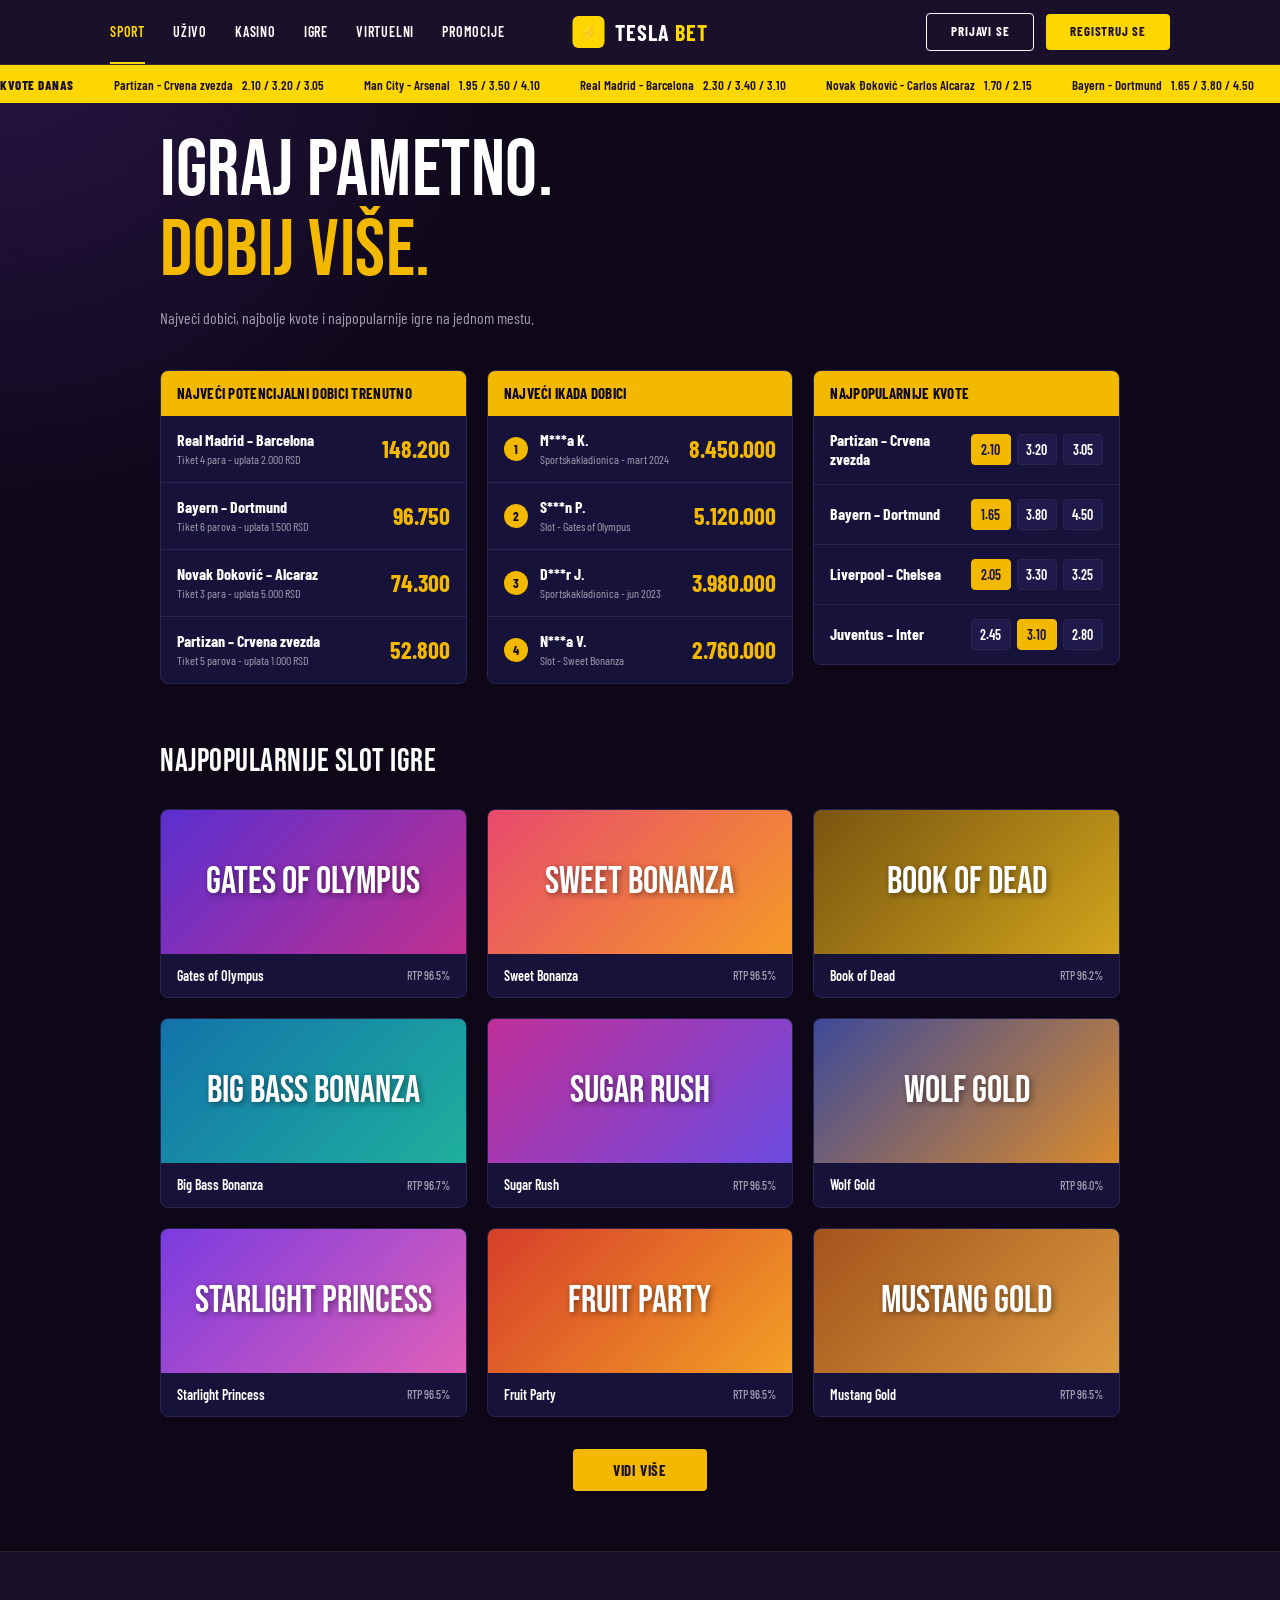
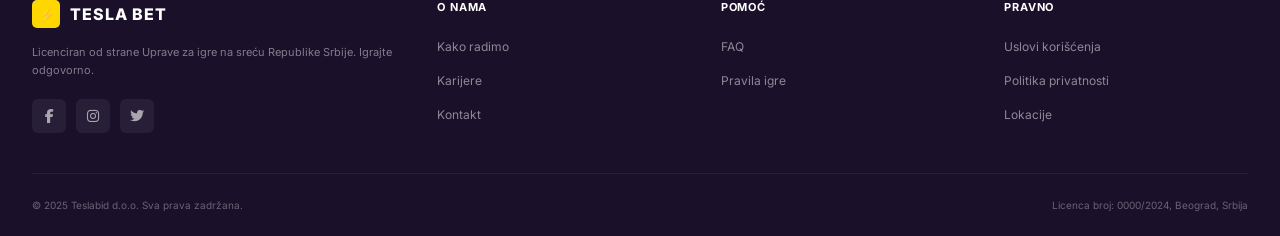
<file: wwwroot/index.html>
<!DOCTYPE html>
<html lang="sr">
<head>
    <meta charset="UTF-8">
    <meta name="viewport" content="width=device-width, initial-scale=1.0">
    <title>Tesla Bet</title>
    <link rel="preconnect" href="https://fonts.googleapis.com">
    <link rel="preconnect" href="https://fonts.gstatic.com" crossorigin>
    <link rel="stylesheet" href="https://cdnjs.cloudflare.com/ajax/libs/font-awesome/6.4.0/css/all.min.css">
    <link href="https://fonts.googleapis.com/css2?family=Inter:wght@300;400;500;600;700;800;900&family=Bebas+Neue&family=Barlow+Condensed:wght@400;500;600;700;800&display=swap" rel="stylesheet">
    <link rel="stylesheet" href="pocetnaStrana.css">
</head>
<body>

    <!-- ===== HEADER ===== -->
    <header class="header">
        <div class="header-top">
            <nav class="header-nav">
                <a href="#" class="active">Sport</a>
                <a href="#">Uživo</a>
                <a href="#">Kasino</a>
                <a href="igre.html">Igre</a>
                <a href="#">Virtuelni</a>
                <a href="#">Promocije</a>
            </nav>

            <a href="index.html" class="header-logo">
                <div class="logo-icon">⚡</div>
                <div class="logo-text">Tesla <span class="yellow">Bet</span></div>
            </a>

            <div class="header-actions">
                <a href="loginStrana.html" class="btn-outline">Prijavi se</a>
                <a href="registracionaStrana.html" class="btn-primary">Registruj se</a>
            </div>
        </div>
    </header>

    <!-- ===== TICKER ===== -->
    <div class="sports-ticker">
        <div class="sports-ticker-inner">
            <span class="ticker-item"><strong>Kvote danas</strong></span>
            <span class="ticker-item">Partizan - Crvena zvezda &nbsp; 2.10 / 3.20 / 3.05</span>
            <span class="ticker-item">Man City - Arsenal &nbsp; 1.95 / 3.50 / 4.10</span>
            <span class="ticker-item">Real Madrid - Barcelona &nbsp; 2.30 / 3.40 / 3.10</span>
            <span class="ticker-item">Novak Đoković - Carlos Alcaraz &nbsp; 1.70 / 2.15</span>
            <span class="ticker-item">Bayern - Dortmund &nbsp; 1.65 / 3.80 / 4.50</span>
            <span class="ticker-item">PSG - Marseille &nbsp; 1.55 / 3.90 / 5.00</span>
            <span class="ticker-item">Liverpool - Chelsea &nbsp; 2.05 / 3.30 / 3.25</span>

            <!-- Duplirano za neprekidnu animaciju -->
            <span class="ticker-item"><strong>Kvote danas</strong></span>
            <span class="ticker-item">Partizan - Crvena zvezda &nbsp; 2.10 / 3.20 / 3.05</span>
            <span class="ticker-item">Man City - Arsenal &nbsp; 1.95 / 3.50 / 4.10</span>
            <span class="ticker-item">Real Madrid - Barcelona &nbsp; 2.30 / 3.40 / 3.10</span>
            <span class="ticker-item">Novak Đoković - Carlos Alcaraz &nbsp; 1.70 / 2.15</span>
            <span class="ticker-item">Bayern - Dortmund &nbsp; 1.65 / 3.80 / 4.50</span>
            <span class="ticker-item">PSG - Marseille &nbsp; 1.55 / 3.90 / 5.00</span>
            <span class="ticker-item">Liverpool - Chelsea &nbsp; 2.05 / 3.30 / 3.25</span>
        </div>
    </div>

    <main>
        <!-- ===== HERO ===== -->
        <section class="hero">
            <h1>Igraj pametno.<br><span class="yellow">Dobij više.</span></h1>
            <p>Najveći dobici, najbolje kvote i najpopularnije igre na jednom mestu.</p>
        </section>

        <!-- ===== KARTICE ===== -->
        <section class="dashboard-grid">

            <!-- Najveći potencijalni dobici -->
            <div class="card">
                <div class="card-header">Najveći potencijalni dobici trenutno</div>
                <ul class="card-list">
                    <li>
                        <div class="list-item-info">
                            <h4>Real Madrid – Barcelona</h4>
                            <p>Tiket 4 para - uplata 2.000 RSD</p>
                        </div>
                        <div class="list-item-value">148.200</div>
                    </li>
                    <li>
                        <div class="list-item-info">
                            <h4>Bayern – Dortmund</h4>
                            <p>Tiket 6 parova - uplata 1.500 RSD</p>
                        </div>
                        <div class="list-item-value">96.750</div>
                    </li>
                    <li>
                        <div class="list-item-info">
                            <h4>Novak Đoković – Alcaraz</h4>
                            <p>Tiket 3 para - uplata 5.000 RSD</p>
                        </div>
                        <div class="list-item-value">74.300</div>
                    </li>
                    <li>
                        <div class="list-item-info">
                            <h4>Partizan – Crvena zvezda</h4>
                            <p>Tiket 5 parova - uplata 1.000 RSD</p>
                        </div>
                        <div class="list-item-value">52.800</div>
                    </li>
                </ul>
            </div>

            <!-- Najveći ikada dobici -->
            <div class="card">
                <div class="card-header">Najveći ikada dobici</div>
                <ul class="card-list">
                    <li>
                        <div class="winner-item-left">
                            <div class="rank-circle">1</div>
                            <div class="list-item-info">
                                <h4>M***a K.</h4>
                                <p>Sportskakladionica - mart 2024</p>
                            </div>
                        </div>
                        <div class="list-item-value">8.450.000</div>
                    </li>
                    <li>
                        <div class="winner-item-left">
                            <div class="rank-circle">2</div>
                            <div class="list-item-info">
                                <h4>S***n P.</h4>
                                <p>Slot - Gates of Olympus</p>
                            </div>
                        </div>
                        <div class="list-item-value">5.120.000</div>
                    </li>
                    <li>
                        <div class="winner-item-left">
                            <div class="rank-circle">3</div>
                            <div class="list-item-info">
                                <h4>D***r J.</h4>
                                <p>Sportskakladionica - jun 2023</p>
                            </div>
                        </div>
                        <div class="list-item-value">3.980.000</div>
                    </li>
                    <li>
                        <div class="winner-item-left">
                            <div class="rank-circle">4</div>
                            <div class="list-item-info">
                                <h4>N***a V.</h4>
                                <p>Slot - Sweet Bonanza</p>
                            </div>
                        </div>
                        <div class="list-item-value">2.760.000</div>
                    </li>
                </ul>
            </div>

            <!-- Najpopularnije kvote -->
            <div class="card">
                <div class="card-header">Najpopularnije kvote</div>
                <ul class="card-list">
                    <li>
                        <div class="list-item-info"><h4>Partizan – Crvena zvezda</h4></div>
                        <div class="odds-grid">
                            <button class="odds-btn active">2.10</button>
                            <button class="odds-btn">3.20</button>
                            <button class="odds-btn">3.05</button>
                        </div>
                    </li>
                    <li>
                        <div class="list-item-info"><h4>Bayern – Dortmund</h4></div>
                        <div class="odds-grid">
                            <button class="odds-btn active">1.65</button>
                            <button class="odds-btn">3.80</button>
                            <button class="odds-btn">4.50</button>
                        </div>
                    </li>
                    <li>
                        <div class="list-item-info"><h4>Liverpool – Chelsea</h4></div>
                        <div class="odds-grid">
                            <button class="odds-btn active">2.05</button>
                            <button class="odds-btn">3.30</button>
                            <button class="odds-btn">3.25</button>
                        </div>
                    </li>
                    <li>
                        <div class="list-item-info"><h4>Juventus – Inter</h4></div>
                        <div class="odds-grid">
                            <button class="odds-btn">2.45</button>
                            <button class="odds-btn active">3.10</button>
                            <button class="odds-btn">2.80</button>
                        </div>
                    </li>
                </ul>
            </div>
        </section>

        <!-- ===== SLOT IGRE ===== -->
        <section class="slots-section">
            <h2 class="section-title">Najpopularnije slot igre</h2>

            <div class="slots-grid">
                <div class="slot-card">
                    <div class="slot-image bg-gates"><h3>Gates of Olympus</h3></div>
                    <div class="slot-info"><span>Gates of Olympus</span><span class="rtp">RTP 96.5%</span></div>
                </div>
                <div class="slot-card">
                    <div class="slot-image bg-sweet"><h3>Sweet Bonanza</h3></div>
                    <div class="slot-info"><span>Sweet Bonanza</span><span class="rtp">RTP 96.5%</span></div>
                </div>
                <div class="slot-card">
                    <div class="slot-image bg-book"><h3>Book of Dead</h3></div>
                    <div class="slot-info"><span>Book of Dead</span><span class="rtp">RTP 96.2%</span></div>
                </div>

                <div class="slot-card">
                    <div class="slot-image bg-bigbass"><h3>Big Bass Bonanza</h3></div>
                    <div class="slot-info"><span>Big Bass Bonanza</span><span class="rtp">RTP 96.7%</span></div>
                </div>
                <div class="slot-card">
                    <div class="slot-image bg-sugar"><h3>Sugar Rush</h3></div>
                    <div class="slot-info"><span>Sugar Rush</span><span class="rtp">RTP 96.5%</span></div>
                </div>
                <div class="slot-card">
                    <div class="slot-image bg-wolf"><h3>Wolf Gold</h3></div>
                    <div class="slot-info"><span>Wolf Gold</span><span class="rtp">RTP 96.0%</span></div>
                </div>

                <div class="slot-card">
                    <div class="slot-image bg-starlight"><h3>Starlight Princess</h3></div>
                    <div class="slot-info"><span>Starlight Princess</span><span class="rtp">RTP 96.5%</span></div>
                </div>
                <div class="slot-card">
                    <div class="slot-image bg-fruit"><h3>Fruit Party</h3></div>
                    <div class="slot-info"><span>Fruit Party</span><span class="rtp">RTP 96.5%</span></div>
                </div>
                <div class="slot-card">
                    <div class="slot-image bg-mustang"><h3>Mustang Gold</h3></div>
                    <div class="slot-info"><span>Mustang Gold</span><span class="rtp">RTP 96.5%</span></div>
                </div>
            </div>

            <a href="#" class="btn-primary btn-see-more">Vidi više</a>
        </section>
    </main>

    <!-- ===== FOOTER ===== -->
    <footer class="footer">
        <div class="footer-inner">
            <div class="footer-brand">
                <div class="footer-logo">
                    <div class="logo-icon">⚡</div>
                    <div class="logo-text">TESLA BET</div>
                </div>
                <p>Licenciran od strane Uprave za igre na sreću Republike Srbije. Igrajte odgovorno.</p>
                <div class="footer-social">
                    <a href="#"><i class="fa-brands fa-facebook-f"></i></a>
                    <a href="#"><i class="fa-brands fa-instagram"></i></a>
                    <a href="#"><i class="fa-brands fa-twitter"></i></a>
                </div>
            </div>
            <div class="footer-col"><h4>O nama</h4><ul><li><a href="#">Kako radimo</a></li><li><a href="#">Karijere</a></li><li><a href="#">Kontakt</a></li></ul></div>
            <div class="footer-col"><h4>Pomoć</h4><ul><li><a href="#">FAQ</a></li><li><a href="#">Pravila igre</a></li></ul></div>
            <div class="footer-col"><h4>Pravno</h4><ul><li><a href="#">Uslovi korišćenja</a></li><li><a href="#">Politika privatnosti</a></li><li><a href="#">Lokacije</a></li></ul></div>
        </div>
        <div class="footer-bottom">
            <span>© 2025 Teslabid d.o.o. Sva prava zadržana.</span>
            <span>Licenca broj: 0000/2024, Beograd, Srbija</span>
        </div>
    </footer>

<script src="script.js"></script>
</body>
</html>
</file>
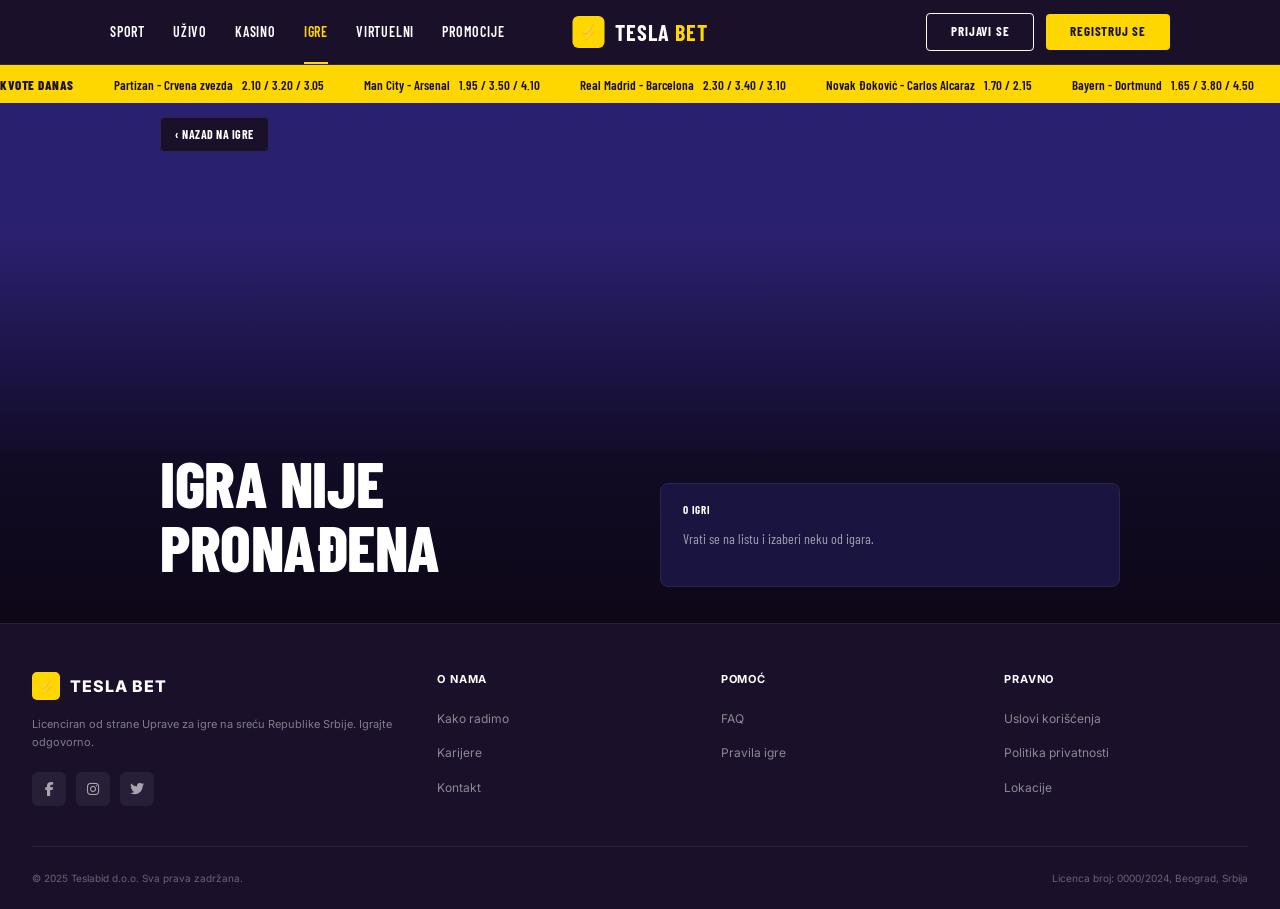
<file: wwwroot/igra.html>
<!DOCTYPE html>
<html lang="sr">
<head>
    <meta charset="UTF-8">
    <meta name="viewport" content="width=device-width, initial-scale=1.0">
    <title>Tesla Bet - Igra</title>
    <link rel="preconnect" href="https://fonts.googleapis.com">
    <link rel="preconnect" href="https://fonts.gstatic.com" crossorigin>
    <link rel="stylesheet" href="https://cdnjs.cloudflare.com/ajax/libs/font-awesome/6.4.0/css/all.min.css">
    <link href="https://fonts.googleapis.com/css2?family=Inter:wght@300;400;500;600;700;800;900&family=Bebas+Neue&family=Barlow+Condensed:wght@400;500;600;700;800&display=swap" rel="stylesheet">
    <link rel="stylesheet" href="pocetnaStrana.css">
    <link rel="stylesheet" href="igraStrana.css">
</head>
<body class="igra-strana">

    <!-- ===== HEADER ===== -->
    <header class="header">
        <div class="header-top">
            <nav class="header-nav">
                <a href="index.html">Sport</a>
                <a href="#">Uživo</a>
                <a href="#">Kasino</a>
                <a href="igre.html" class="active">Igre</a>
                <a href="#">Virtuelni</a>
                <a href="#">Promocije</a>
            </nav>

            <a href="index.html" class="header-logo">
                <div class="logo-icon">⚡</div>
                <div class="logo-text">Tesla <span class="yellow">Bet</span></div>
            </a>

            <div class="header-actions">
                <a href="loginStrana.html" class="btn-outline">Prijavi se</a>
                <a href="registracionaStrana.html" class="btn-primary">Registruj se</a>
            </div>
        </div>
    </header>

    <!-- ===== TICKER ===== -->
    <div class="sports-ticker">
        <div class="sports-ticker-inner">
            <span class="ticker-item"><strong>Kvote danas</strong></span>
            <span class="ticker-item">Partizan - Crvena zvezda &nbsp; 2.10 / 3.20 / 3.05</span>
            <span class="ticker-item">Man City - Arsenal &nbsp; 1.95 / 3.50 / 4.10</span>
            <span class="ticker-item">Real Madrid - Barcelona &nbsp; 2.30 / 3.40 / 3.10</span>
            <span class="ticker-item">Novak Đoković - Carlos Alcaraz &nbsp; 1.70 / 2.15</span>
            <span class="ticker-item">Bayern - Dortmund &nbsp; 1.65 / 3.80 / 4.50</span>
            <span class="ticker-item">PSG - Marseille &nbsp; 1.55 / 3.90 / 5.00</span>
            <span class="ticker-item">Liverpool - Chelsea &nbsp; 2.05 / 3.30 / 3.25</span>

            <!-- Duplirano za neprekidnu animaciju -->
            <span class="ticker-item"><strong>Kvote danas</strong></span>
            <span class="ticker-item">Partizan - Crvena zvezda &nbsp; 2.10 / 3.20 / 3.05</span>
            <span class="ticker-item">Man City - Arsenal &nbsp; 1.95 / 3.50 / 4.10</span>
            <span class="ticker-item">Real Madrid - Barcelona &nbsp; 2.30 / 3.40 / 3.10</span>
            <span class="ticker-item">Novak Đoković - Carlos Alcaraz &nbsp; 1.70 / 2.15</span>
            <span class="ticker-item">Bayern - Dortmund &nbsp; 1.65 / 3.80 / 4.50</span>
            <span class="ticker-item">PSG - Marseille &nbsp; 1.55 / 3.90 / 5.00</span>
            <span class="ticker-item">Liverpool - Chelsea &nbsp; 2.05 / 3.30 / 3.25</span>
        </div>
    </div>

    <main>
        <!-- ===== BANER IGRE (popunjava igra.js prema ?igra=...) ===== -->
        <section class="igra-hero">
            <div class="hero-image" id="gameBg"></div>

            <div class="igra-hero-inner">
                <a href="igre.html" class="back-btn">‹ Nazad na igre</a>

                <div class="igra-hero-bottom">
                    <div class="igra-main">
                        <h1 id="gameTitle">Igra</h1>
                        <div class="igra-meta">
                            <span id="gameGenre"></span>
                            <span class="plays" id="gamePlays"></span>
                        </div>
                        <button class="btn-play" id="btnPlay" type="button">Igraj sada</button>
                    </div>

                    <aside class="igra-about">
                        <h4>O igri</h4>
                        <p id="gameDesc"></p>
                    </aside>
                </div>
            </div>
        </section>

        <!-- ===== PROSTOR ZA IGRU (otvara se na "Igraj sada") ===== -->
        <section class="igra-play" id="igraProstor" hidden>
            <div class="play-box">Igra se uskoro učitava</div>
        </section>
    </main>

    <!-- ===== FOOTER ===== -->
    <footer class="footer">
        <div class="footer-inner">
            <div class="footer-brand">
                <div class="footer-logo">
                    <div class="logo-icon">⚡</div>
                    <div class="logo-text">TESLA BET</div>
                </div>
                <p>Licenciran od strane Uprave za igre na sreću Republike Srbije. Igrajte odgovorno.</p>
                <div class="footer-social">
                    <a href="#"><i class="fa-brands fa-facebook-f"></i></a>
                    <a href="#"><i class="fa-brands fa-instagram"></i></a>
                    <a href="#"><i class="fa-brands fa-twitter"></i></a>
                </div>
            </div>
            <div class="footer-col"><h4>O nama</h4><ul><li><a href="#">Kako radimo</a></li><li><a href="#">Karijere</a></li><li><a href="#">Kontakt</a></li></ul></div>
            <div class="footer-col"><h4>Pomoć</h4><ul><li><a href="#">FAQ</a></li><li><a href="#">Pravila igre</a></li></ul></div>
            <div class="footer-col"><h4>Pravno</h4><ul><li><a href="#">Uslovi korišćenja</a></li><li><a href="#">Politika privatnosti</a></li><li><a href="#">Lokacije</a></li></ul></div>
        </div>
        <div class="footer-bottom">
            <span>© 2025 Teslabid d.o.o. Sva prava zadržana.</span>
            <span>Licenca broj: 0000/2024, Beograd, Srbija</span>
        </div>
    </footer>

    <script src="igre-podaci.js"></script>
    <script src="igra.js"></script>
</body>
</html>
</file>
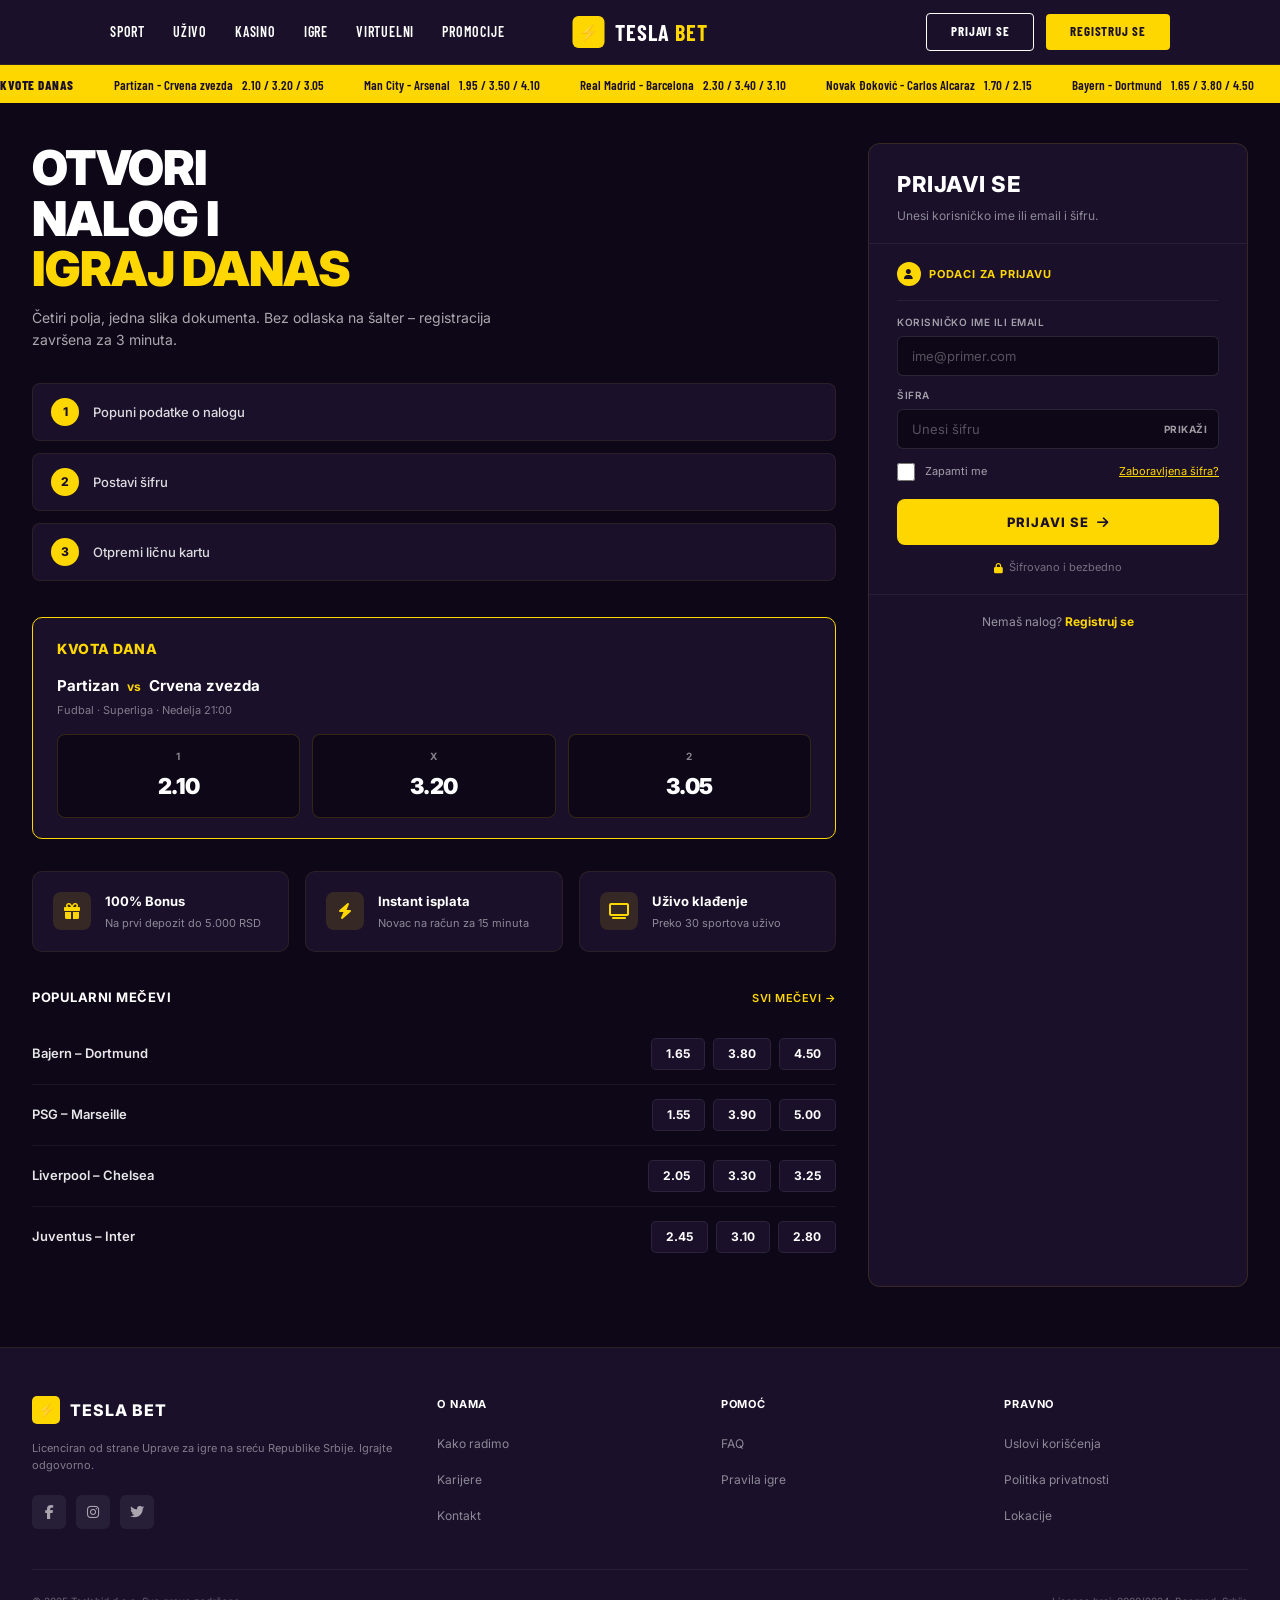
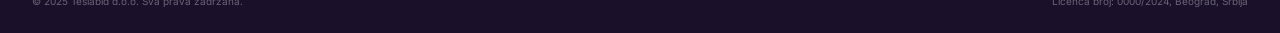
<file: wwwroot/loginStrana.html>
<!DOCTYPE html>
<html lang="sr">
<head>
    <meta charset="UTF-8">
    <meta name="viewport" content="width=device-width, initial-scale=1.0">
    <title>Tesla Bet - Prijava</title>
    <link rel="preconnect" href="https://fonts.googleapis.com">
    <link rel="preconnect" href="https://fonts.gstatic.com" crossorigin>
    <link rel="stylesheet" href="https://cdnjs.cloudflare.com/ajax/libs/font-awesome/6.4.0/css/all.min.css">
    <link href="https://fonts.googleapis.com/css2?family=Inter:wght@300;400;500;600;700;800;900&family=Bebas+Neue&family=Barlow+Condensed:wght@400;500;600;700;800&display=swap" rel="stylesheet">
    <link rel="stylesheet" href="style.css">
    <link rel="stylesheet" href="loginStrana.css">
</head>
<body>

    <!-- ===== HEADER ===== -->
    <header class="header">
        <div class="header-top">
            <nav class="header-nav">
                <a href="#">Sport</a>
                <a href="#">Uživo</a>
                <a href="#">Kasino</a>
                <a href="igre.html">Igre</a>
                <a href="#">Virtuelni</a>
                <a href="#">Promocije</a>
            </nav>

            <a href="index.html" class="header-logo">
                <div class="logo-icon">⚡</div>
                <div class="logo-text">Tesla <span class="yellow">Bet</span></div>
            </a>

            <div class="header-actions">
                <a href="loginStrana.html" class="btn-outline">Prijavi se</a>
                <a href="registracionaStrana.html" class="btn-primary">Registruj se</a>
            </div>
        </div>
    </header>

    <!-- ===== ŽUTA TRAKA ===== -->
    <div class="sports-ticker">
        <div class="sports-ticker-inner">
            <span class="ticker-item"><strong>Kvote danas</strong></span>
            <span class="ticker-item">Partizan - Crvena zvezda &nbsp; 2.10 / 3.20 / 3.05</span>
            <span class="ticker-item">Man City - Arsenal &nbsp; 1.95 / 3.50 / 4.10</span>
            <span class="ticker-item">Real Madrid - Barcelona &nbsp; 2.30 / 3.40 / 3.10</span>
            <span class="ticker-item">Novak Đoković - Carlos Alcaraz &nbsp; 1.70 / 2.15</span>
            <span class="ticker-item">Bayern - Dortmund &nbsp; 1.65 / 3.80 / 4.50</span>
            <span class="ticker-item">PSG - Marseille &nbsp; 1.55 / 3.90 / 5.00</span>
            <span class="ticker-item">Liverpool - Chelsea &nbsp; 2.05 / 3.30 / 3.25</span>

            <!-- Duplirano za neprekidnu animaciju -->
            <span class="ticker-item"><strong>Kvote danas</strong></span>
            <span class="ticker-item">Partizan - Crvena zvezda &nbsp; 2.10 / 3.20 / 3.05</span>
            <span class="ticker-item">Man City - Arsenal &nbsp; 1.95 / 3.50 / 4.10</span>
            <span class="ticker-item">Real Madrid - Barcelona &nbsp; 2.30 / 3.40 / 3.10</span>
            <span class="ticker-item">Novak Đoković - Carlos Alcaraz &nbsp; 1.70 / 2.15</span>
            <span class="ticker-item">Bayern - Dortmund &nbsp; 1.65 / 3.80 / 4.50</span>
            <span class="ticker-item">PSG - Marseille &nbsp; 1.55 / 3.90 / 5.00</span>
            <span class="ticker-item">Liverpool - Chelsea &nbsp; 2.05 / 3.30 / 3.25</span>
        </div>
    </div>

    <!-- ===== MAIN CONTENT ===== -->
    <main class="main-wrapper">

        <!-- LEVA KOLONA (ista kao na registraciji) -->
        <div class="left-column">

            <section class="hero-section">
                <h1 class="hero-title">
                    Otvori<br>
                    nalog i<br>
                    <span class="highlight">igraj danas</span>
                </h1>
                <p class="hero-subtitle">
                    Četiri polja, jedna slika dokumenta. Bez odlaska na šalter – registracija završena za 3 minuta.
                </p>
            </section>

            <div class="steps-list">
                <div class="step-item"><div class="step-number">1</div><div class="step-text">Popuni podatke o nalogu</div></div>
                <div class="step-item"><div class="step-number">2</div><div class="step-text">Postavi šifru</div></div>
                <div class="step-item"><div class="step-number">3</div><div class="step-text">Otpremi ličnu kartu</div></div>
            </div>

            <section class="odds-section">
                <div class="odds-header"><h3>Kvota dana</h3></div>
                <div class="odds-match">Partizan <span class="vs">vs</span> Crvena zvezda</div>
                <div class="odds-meta">Fudbal · Superliga · Nedelja 21:00</div>
                <div class="odds-grid">
                    <div class="odd-card"><div class="odd-label">1</div><div class="odd-value">2.10</div></div>
                    <div class="odd-card"><div class="odd-label">X</div><div class="odd-value">3.20</div></div>
                    <div class="odd-card"><div class="odd-label">2</div><div class="odd-value">3.05</div></div>
                </div>
            </section>

            <div class="features-row">
                <div class="feature-card">
                    <div class="feature-icon"><i class="fa-solid fa-gift"></i></div>
                    <div class="feature-text"><h4>100% Bonus</h4><p>Na prvi depozit do 5.000 RSD</p></div>
                </div>
                <div class="feature-card">
                    <div class="feature-icon"><i class="fa-solid fa-bolt"></i></div>
                    <div class="feature-text"><h4>Instant isplata</h4><p>Novac na račun za 15 minuta</p></div>
                </div>
                <div class="feature-card">
                    <div class="feature-icon"><i class="fa-solid fa-tv"></i></div>
                    <div class="feature-text"><h4>Uživo klađenje</h4><p>Preko 30 sportova uživo</p></div>
                </div>
            </div>

            <section class="matches-section">
                <div class="matches-header">
                    <h3>Popularni mečevi</h3>
                    <a href="#">Svi mečevi →</a>
                </div>
                <div class="match-row"><div class="match-teams">Bajern – Dortmund</div><div class="match-odds"><div class="match-odd">1.65</div><div class="match-odd">3.80</div><div class="match-odd">4.50</div></div></div>
                <div class="match-row"><div class="match-teams">PSG – Marseille</div><div class="match-odds"><div class="match-odd">1.55</div><div class="match-odd">3.90</div><div class="match-odd">5.00</div></div></div>
                <div class="match-row"><div class="match-teams">Liverpool – Chelsea</div><div class="match-odds"><div class="match-odd">2.05</div><div class="match-odd">3.30</div><div class="match-odd">3.25</div></div></div>
                <div class="match-row"><div class="match-teams">Juventus – Inter</div><div class="match-odds"><div class="match-odd">2.45</div><div class="match-odd">3.10</div><div class="match-odd">2.80</div></div></div>
            </section>
        </div>

        <!-- DESNA KOLONA - LOGIN FORMA -->
        <aside class="form-panel login-panel">
            <h2>Prijavi se</h2>
            <p class="form-subtitle">Unesi korisničko ime ili email i šifru.</p>

            <div class="form-section-label">
                <span class="label-number"><i class="fa-solid fa-user"></i></span>
                Podaci za prijavu
            </div>

            <div class="form-group">
                <label for="unos">Korisničko ime ili email</label>
                <input type="text" id="unos" placeholder="ime@primer.com" autocomplete="username">
            </div>

            <div class="form-group">
                <label for="sifra">Šifra</label>
                <div class="password-wrap">
                    <input type="password" id="sifra" placeholder="Unesi šifru" autocomplete="current-password">
                    <button type="button" class="toggle-pass" id="togglePass">Prikaži</button>
                </div>
            </div>

            <div class="login-options">
                <div class="checkbox-group remember">
                    <input type="checkbox" id="zapamti">
                    <label for="zapamti">Zapamti me</label>
                </div>
                <a href="#" class="forgot-link">Zaboravljena šifra?</a>
            </div>

            <button class="btn-submit" id="btnPrijava">
                Prijavi se <i class="fa-solid fa-arrow-right"></i>
            </button>

            <div class="form-footer">
                <i class="fa-solid fa-lock"></i>
                <span>Šifrovano i bezbedno</span>
            </div>

            <div class="login-switch">
                Nemaš nalog? <a href="/registracionaStrana.html">Registruj se</a>
            </div>
        </aside>
    </main>

    <!-- ===== FOOTER ===== -->
    <footer class="footer">
        <div class="footer-inner">
            <div class="footer-brand">
                <div class="footer-logo">
                    <div class="logo-icon">⚡</div>
                    <div class="logo-text">TESLA BET</div>
                </div>
                <p>Licenciran od strane Uprave za igre na sreću Republike Srbije. Igrajte odgovorno.</p>
                <div class="footer-social">
                    <a href="#"><i class="fa-brands fa-facebook-f"></i></a>
                    <a href="#"><i class="fa-brands fa-instagram"></i></a>
                    <a href="#"><i class="fa-brands fa-twitter"></i></a>
                </div>
            </div>
            <div class="footer-col"><h4>O nama</h4><ul><li><a href="#">Kako radimo</a></li><li><a href="#">Karijere</a></li><li><a href="#">Kontakt</a></li></ul></div>
            <div class="footer-col"><h4>Pomoć</h4><ul><li><a href="#">FAQ</a></li><li><a href="#">Pravila igre</a></li></ul></div>
            <div class="footer-col"><h4>Pravno</h4><ul><li><a href="#">Uslovi korišćenja</a></li><li><a href="#">Politika privatnosti</a></li><li><a href="#">Lokacije</a></li></ul></div>
        </div>
        <div class="footer-bottom">
            <span>© 2025 Teslabid d.o.o. Sva prava zadržana.</span>
            <span>Licenca broj: 0000/2024, Beograd, Srbija</span>
        </div>
    </footer>

    <script src="forme-zajednicko.js"></script>
    <script src="loginStrana.js"></script>
</body>
</html>
</file>
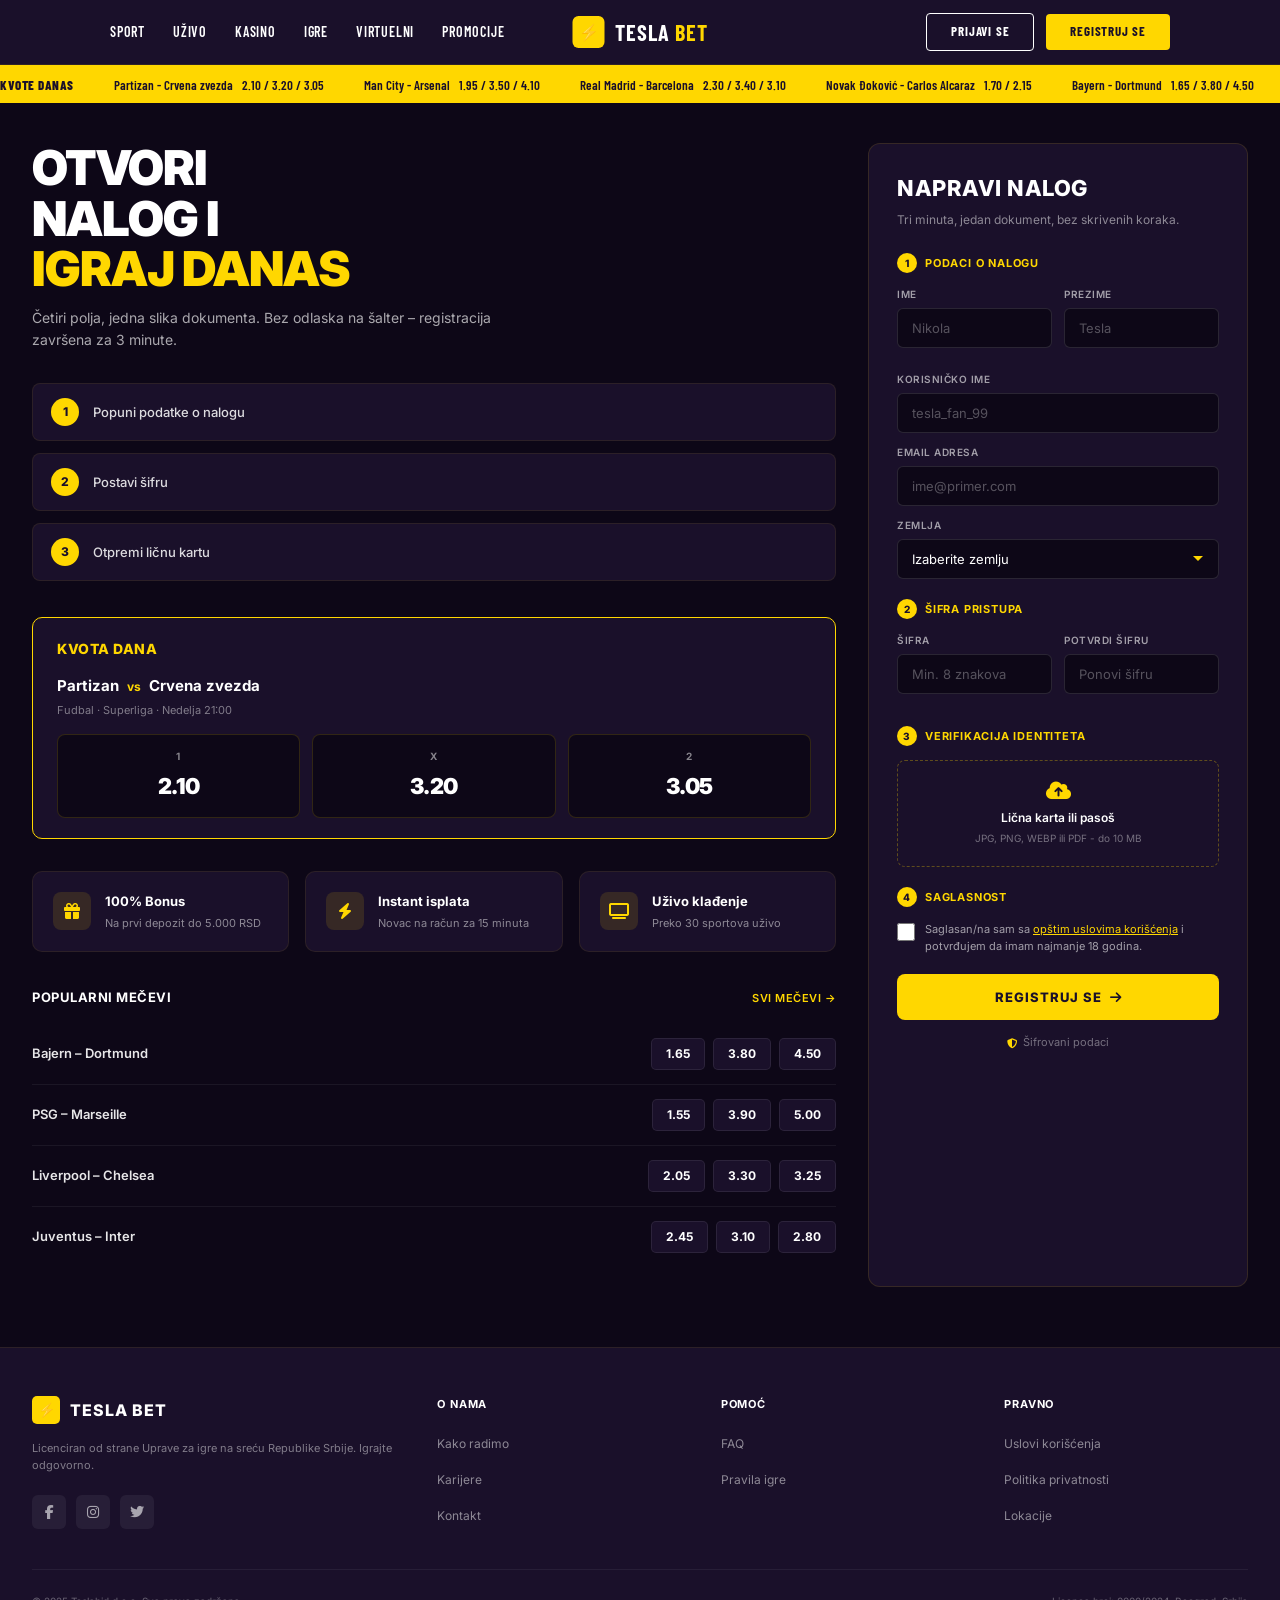
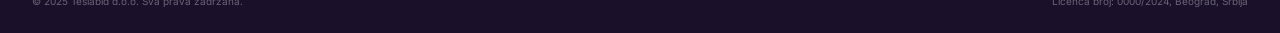
<file: wwwroot/registracionaStrana.html>
<!DOCTYPE html>
<html lang="sr">
<head>
    <meta charset="UTF-8">
    <meta name="viewport" content="width=device-width, initial-scale=1.0">
    <title>Tesla Bet - Registracija</title>
    <!-- Eksterni fontovi i ikone -->
    <link rel="preconnect" href="https://fonts.googleapis.com">
    <link rel="preconnect" href="https://fonts.gstatic.com" crossorigin>
    <link rel="stylesheet" href="https://cdnjs.cloudflare.com/ajax/libs/font-awesome/6.4.0/css/all.min.css">
    <link href="https://fonts.googleapis.com/css2?family=Inter:wght@300;400;500;600;700;800;900&family=Bebas+Neue&family=Barlow+Condensed:wght@400;500;600;700;800&display=swap" rel="stylesheet">
    <link rel="stylesheet" href="style.css">
</head>
<body>

    <!-- ===== HEADER ===== -->
    <header class="header">
        <div class="header-top">
            <nav class="header-nav">
                <a href="#">Sport</a>
                <a href="#">Uživo</a>
                <a href="#">Kasino</a>
                <a href="igre.html">Igre</a>
                <a href="#">Virtuelni</a>
                <a href="#">Promocije</a>
            </nav>

            <a href="index.html" class="header-logo">
                <div class="logo-icon">⚡</div>
                <div class="logo-text">Tesla <span class="yellow">Bet</span></div>
            </a>

            <div class="header-actions">
                <a href="loginStrana.html" class="btn-outline">Prijavi se</a>
                <a href="registracionaStrana.html" class="btn-primary">Registruj se</a>
            </div>
        </div>
    </header>

    <!-- ===== ŽUTA TRAKA ===== -->
    <div class="sports-ticker">
        <div class="sports-ticker-inner">
            <span class="ticker-item"><strong>Kvote danas</strong></span>
            <span class="ticker-item">Partizan - Crvena zvezda &nbsp; 2.10 / 3.20 / 3.05</span>
            <span class="ticker-item">Man City - Arsenal &nbsp; 1.95 / 3.50 / 4.10</span>
            <span class="ticker-item">Real Madrid - Barcelona &nbsp; 2.30 / 3.40 / 3.10</span>
            <span class="ticker-item">Novak Đoković - Carlos Alcaraz &nbsp; 1.70 / 2.15</span>
            <span class="ticker-item">Bayern - Dortmund &nbsp; 1.65 / 3.80 / 4.50</span>
            <span class="ticker-item">PSG - Marseille &nbsp; 1.55 / 3.90 / 5.00</span>
            <span class="ticker-item">Liverpool - Chelsea &nbsp; 2.05 / 3.30 / 3.25</span>

            <!-- Duplirano za neprekidnu animaciju -->
            <span class="ticker-item"><strong>Kvote danas</strong></span>
            <span class="ticker-item">Partizan - Crvena zvezda &nbsp; 2.10 / 3.20 / 3.05</span>
            <span class="ticker-item">Man City - Arsenal &nbsp; 1.95 / 3.50 / 4.10</span>
            <span class="ticker-item">Real Madrid - Barcelona &nbsp; 2.30 / 3.40 / 3.10</span>
            <span class="ticker-item">Novak Đoković - Carlos Alcaraz &nbsp; 1.70 / 2.15</span>
            <span class="ticker-item">Bayern - Dortmund &nbsp; 1.65 / 3.80 / 4.50</span>
            <span class="ticker-item">PSG - Marseille &nbsp; 1.55 / 3.90 / 5.00</span>
            <span class="ticker-item">Liverpool - Chelsea &nbsp; 2.05 / 3.30 / 3.25</span>
        </div>
    </div>

    <!-- ===== MAIN CONTENT ===== -->
    <main class="main-wrapper">

        <!-- LEFT COLUMN -->
        <div class="left-column">

            <!-- Hero -->
            <section class="hero-section">
                <h1 class="hero-title">
                    Otvori<br>
                    nalog i<br>
                    <span class="highlight">igraj danas</span>
                </h1>
                <p class="hero-subtitle">
                    Četiri polja, jedna slika dokumenta. Bez odlaska na šalter – registracija završena za 3 minute.
                </p>
            </section>

            <!-- Steps -->
            <div class="steps-list">
                <div class="step-item">
                    <div class="step-number">1</div>
                    <div class="step-text">Popuni podatke o nalogu</div>
                </div>
                <div class="step-item">
                    <div class="step-number">2</div>
                    <div class="step-text">Postavi šifru</div>
                </div>
                <div class="step-item">
                    <div class="step-number">3</div>
                    <div class="step-text">Otpremi ličnu kartu</div>
                </div>
            </div>

            <!-- Odds Section -->
            <section class="odds-section">
                <div class="odds-header">
                    <h3>Kvota dana</h3>
                </div>
                <div class="odds-match">
                    Partizan <span class="vs">vs</span> Crvena zvezda
                </div>
                <div class="odds-meta">Fudbal · Superliga · Nedelja 21:00</div>
                <div class="odds-grid">
                    <div class="odd-card">
                        <div class="odd-label">1</div>
                        <div class="odd-value">2.10</div>
                    </div>
                    <div class="odd-card">
                        <div class="odd-label">X</div>
                        <div class="odd-value">3.20</div>
                    </div>
                    <div class="odd-card">
                        <div class="odd-label">2</div>
                        <div class="odd-value">3.05</div>
                    </div>
                </div>
            </section>

            <!-- Features -->
            <div class="features-row">
                <div class="feature-card">
                    <div class="feature-icon"><i class="fa-solid fa-gift"></i></div>
                    <div class="feature-text">
                        <h4>100% Bonus</h4>
                        <p>Na prvi depozit do 5.000 RSD</p>
                    </div>
                </div>
                <div class="feature-card">
                    <div class="feature-icon"><i class="fa-solid fa-bolt"></i></div>
                    <div class="feature-text">
                        <h4>Instant isplata</h4>
                        <p>Novac na račun za 15 minuta</p>
                    </div>
                </div>
                <div class="feature-card">
                    <div class="feature-icon"><i class="fa-solid fa-tv"></i></div>
                    <div class="feature-text">
                        <h4>Uživo klađenje</h4>
                        <p>Preko 30 sportova uživo</p>
                    </div>
                </div>
            </div>

            <!-- Popular Matches -->
            <section class="matches-section">
                <div class="matches-header">
                    <h3>Popularni mečevi</h3>
                    <a href="#">Svi mečevi →</a>
                </div>

                <div class="match-row">
                    <div class="match-teams">Bajern – Dortmund</div>
                    <div class="match-odds">
                        <div class="match-odd">1.65</div>
                        <div class="match-odd">3.80</div>
                        <div class="match-odd">4.50</div>
                    </div>
                </div>

                <div class="match-row">
                    <div class="match-teams">PSG – Marseille</div>
                    <div class="match-odds">
                        <div class="match-odd">1.55</div>
                        <div class="match-odd">3.90</div>
                        <div class="match-odd">5.00</div>
                    </div>
                </div>

                <div class="match-row">
                    <div class="match-teams">Liverpool – Chelsea</div>
                    <div class="match-odds">
                        <div class="match-odd">2.05</div>
                        <div class="match-odd">3.30</div>
                        <div class="match-odd">3.25</div>
                    </div>
                </div>

                <div class="match-row">
                    <div class="match-teams">Juventus – Inter</div>
                    <div class="match-odds">
                        <div class="match-odd">2.45</div>
                        <div class="match-odd">3.10</div>
                        <div class="match-odd">2.80</div>
                    </div>
                </div>
            </section>
        </div>

        <!-- RIGHT COLUMN - FORM -->
        <aside class="form-panel">
            <h2>Napravi nalog</h2>
            <p class="form-subtitle">Tri minuta, jedan dokument, bez skrivenih koraka.</p>

            <!-- Section 1: Podaci -->
            <div class="form-section-label">
                <span class="label-number">1</span>
                Podaci o nalogu
            </div>

            <div class="form-row">
                <div class="form-group">
                    <label>Ime</label>
                    <input type="text" placeholder="Nikola">
                </div>
                <div class="form-group">
                    <label>Prezime</label>
                    <input type="text" placeholder="Tesla">
                </div>
            </div>

            <div class="form-group">
                <label>Korisničko ime</label>
                <input type="text" placeholder="tesla_fan_99">
            </div>

            <div class="form-group">
                <label>Email adresa</label>
                <input type="email" placeholder="ime@primer.com">
            </div>

            <div class="form-group">
                <label>Zemlja</label>
                <select>
                    <option value="" disabled selected>Izaberite zemlju</option>
                    <option value="rs">Srbija</option>
                    <option value="hr">Hrvatska</option>
                    <option value="ba">Bosna i Hercegovina</option>
                    <option value="me">Crna Gora</option>
                    <option value="mk">Severna Makedonija</option>
                </select>
            </div>

            <!-- Section 2: Šifra -->
            <div class="form-section-label">
                <span class="label-number">2</span>
                Šifra pristupa
            </div>

            <div class="form-row">
                <div class="form-group">
                    <label>Šifra</label>
                    <input type="password" placeholder="Min. 8 znakova">
                </div>
                <div class="form-group">
                    <label>Potvrdi šifru</label>
                    <input type="password" placeholder="Ponovi šifru">
                </div>
            </div>

            <!-- Section 3: Verifikacija -->
            <div class="form-section-label">
                <span class="label-number">3</span>
                Verifikacija identiteta
            </div>

            <div class="file-upload">
                <i class="fa-solid fa-cloud-arrow-up"></i>
                <div class="upload-title">Lična karta ili pasoš</div>
                <div class="upload-hint">JPG, PNG, WEBP ili PDF - do 10 MB</div>
            </div>

            <!-- Section 4: Saglasnost -->
            <div class="form-section-label">
                <span class="label-number">4</span>
                Saglasnost
            </div>

            <div class="checkbox-group">
                <input type="checkbox" id="terms">
                <label for="terms">
                    Saglasan/na sam sa <a href="#">opštim uslovima korišćenja</a> i potvrđujem da imam najmanje 18 godina.
                </label>
            </div>

            <button class="btn-submit">
                Registruj se <i class="fa-solid fa-arrow-right"></i>
            </button>

            <div class="form-footer">
                <i class="fa-solid fa-shield-halved"></i>
                <span>Šifrovani podaci</span>
            </div>
        </aside>
    </main>

    <!-- ===== FOOTER ===== -->
    <footer class="footer">
        <div class="footer-inner">
            <div class="footer-brand">
                <div class="footer-logo">
                    <div class="logo-icon">⚡</div>
                    <div class="logo-text">TESLA BET</div>
                </div>
                <p>Licenciran od strane Uprave za igre na sreću Republike Srbije. Igrajte odgovorno.</p>
                <div class="footer-social">
                    <a href="#"><i class="fa-brands fa-facebook-f"></i></a>
                    <a href="#"><i class="fa-brands fa-instagram"></i></a>
                    <a href="#"><i class="fa-brands fa-twitter"></i></a>
                </div>
            </div>

            <div class="footer-col">
                <h4>O nama</h4>
                <ul>
                    <li><a href="#">Kako radimo</a></li>
                    <li><a href="#">Karijere</a></li>
                    <li><a href="#">Kontakt</a></li>
                </ul>
            </div>

            <div class="footer-col">
                <h4>Pomoć</h4>
                <ul>
                    <li><a href="#">FAQ</a></li>
                    <li><a href="#">Pravila igre</a></li>
                </ul>
            </div>

            <div class="footer-col">
                <h4>Pravno</h4>
                <ul>
                    <li><a href="#">Uslovi korišćenja</a></li>
                    <li><a href="#">Politika privatnosti</a></li>
                    <li><a href="#">Lokacije</a></li>
                </ul>
            </div>
        </div>

        <div class="footer-bottom">
            <span>© 2025 Teslabid d.o.o. Sva prava zadržana.</span>
            <span>Licenca broj: 0000/2024, Beograd, Srbija</span>
        </div>
    </footer>

    <script src="forme-zajednicko.js"></script>
    <script src="registracija.js"></script>
</body>
</html>
</file>
<file: wwwroot/pocetnaStrana.css>
/* ===== RESET & BASE ===== */
:root {
    --bg-dark: #0D0717;          /* pozadina (iz registracione strane) */
    --bg-header: #1A102A;        /* header (iz registracione strane) */
    --bg-panel: #17123a;         /* kartice */
    --primary-yellow: #FFD700;
    --primary-yellow-hover: #FFE44D;
    --card-yellow: #f2b900;      /* žuta zaglavlja kartica */
    --text-light: #FFFFFF;
    --text-muted: #a09eb0;
    --border-color: #2a2450;
    --container: 1000px;
}

* {
    margin: 0;
    padding: 0;
    box-sizing: border-box;
}

body {
    font-family: 'Barlow Condensed', sans-serif;
    background-color: var(--bg-dark);
    color: var(--text-light);
    line-height: 1.4;
    min-height: 100vh;
    overflow-x: hidden;
    position: relative;
}

/* ljubičasti sjaj u gornjem levom uglu, kao na slici */
body::before {
    content: '';
    position: absolute;
    top: 0;
    left: 0;
    width: 600px;
    height: 600px;
    background: radial-gradient(circle at 0 0, rgba(110, 60, 200, 0.28), transparent 65%);
    pointer-events: none;
    z-index: 0;
}

header, .sports-ticker, main, footer {
    position: relative;
    z-index: 1;
}

a {
    text-decoration: none;
    color: inherit;
}

ul {
    list-style: none;
}

button {
    cursor: pointer;
    border: none;
    font-family: inherit;
}

::-webkit-scrollbar { width: 6px; }
::-webkit-scrollbar-track { background: var(--bg-header); }
::-webkit-scrollbar-thumb { background: var(--primary-yellow); border-radius: 3px; }

/* ===== HEADER (isto kao na registracionoj strani) ===== */
.header {
    background-color: var(--bg-header);
    border-bottom: 1px solid rgba(255, 215, 0, 0.1);
    position: sticky;
    top: 0;
    z-index: 100;
}

.header-top {
    display: flex;
    align-items: center;
    justify-content: space-between;
    padding: 0 20px;
    height: 64px;
    max-width: 1100px;
    margin: 0 auto;
    position: relative;
}

.header-nav {
    display: flex;
    align-items: center;
    gap: 28px;
}

.header-nav a {
    font-size: 14px;
    font-weight: 600;
    letter-spacing: 0.8px;
    text-transform: uppercase;
    color: #FFFFFF;
    transition: color 0.2s;
    position: relative;
    padding: 22px 0;
}

.header-nav a:hover,
.header-nav a.active {
    color: var(--primary-yellow);
}

.header-nav a.active::after {
    content: '';
    position: absolute;
    bottom: 0;
    left: 0;
    right: 0;
    height: 2px;
    background-color: var(--primary-yellow);
}

.header-logo {
    display: flex;
    align-items: center;
    gap: 10px;
    position: absolute;
    left: 50%;
    transform: translateX(-50%);
}

.header-logo .logo-icon,
.footer-logo .logo-icon {
    width: 32px;
    height: 32px;
    background-color: var(--primary-yellow);
    border-radius: 6px;
    display: flex;
    align-items: center;
    justify-content: center;
    color: var(--bg-header);
    font-size: 16px;
    font-weight: 900;
}

.logo-text {
    font-size: 22px;
    font-weight: 700;
    letter-spacing: 1px;
    color: #FFFFFF;
    text-transform: uppercase;
}

.logo-text .yellow {
    color: var(--primary-yellow);
}

.header-actions {
    display: flex;
    align-items: center;
    gap: 12px;
}

/* linkovi su sada direktno dugmad (bez <button><a>) */
.btn-outline,
.btn-primary {
    display: inline-block;
    padding: 10px 24px;
    font-size: 13px;
    font-weight: 700;
    letter-spacing: 0.8px;
    text-transform: uppercase;
    border-radius: 4px;
    transition: all 0.2s;
    line-height: 1.2;
}

.btn-outline {
    border: 1.5px solid #FFFFFF;
    background: transparent;
    color: #FFFFFF;
}

.btn-outline:hover {
    border-color: var(--primary-yellow);
    color: var(--primary-yellow);
}

.btn-primary {
    background-color: var(--primary-yellow);
    color: var(--bg-header);
}

.btn-primary:hover {
    background-color: var(--primary-yellow-hover);
    transform: translateY(-1px);
}

/* ===== TICKER ===== */
.sports-ticker {
    background-color: var(--primary-yellow);
    padding: 8px 0;
    overflow: hidden;
    white-space: nowrap;
}

.sports-ticker-inner {
    display: inline-flex;
    gap: 40px;
    padding-right: 40px;
    animation: ticker 40s linear infinite;
}

.sports-ticker:hover .sports-ticker-inner {
    animation-play-state: paused;
}

@keyframes ticker {
    0%   { transform: translate3d(0, 0, 0); }
    100% { transform: translate3d(-50%, 0, 0); }
}

.ticker-item {
    display: inline-flex;
    align-items: center;
    gap: 8px;
    font-size: 13px;
    font-weight: 600;
    color: var(--bg-header);
    white-space: nowrap;
}

.ticker-item strong {
    font-weight: 800;
    letter-spacing: 0.5px;
    text-transform: uppercase;
}

/* ===== HERO ===== */
.hero {
    max-width: var(--container);
    margin: 0 auto;
    padding: 28px 20px 0;
}

.hero h1 {
    font-family: 'Bebas Neue', sans-serif;
    font-weight: 400;
    font-size: 80px;
    line-height: 1;
    letter-spacing: 0.5px;
    text-transform: uppercase;
    margin-bottom: 16px;
}

.hero h1 .yellow {
    color: var(--card-yellow);
}

.hero p {
    color: var(--text-muted);
    font-size: 16px;
}

/* ===== KARTICE (3 kolone) ===== */
.dashboard-grid {
    display: grid;
    grid-template-columns: repeat(3, 1fr);
    gap: 20px;
    max-width: var(--container);
    margin: 40px auto 0;
    padding: 0 20px;
}

.card {
    background-color: var(--bg-panel);
    border-radius: 8px;
    overflow: hidden;
    border: 1px solid var(--border-color);
    align-self: start;
}

.card-header {
    background-color: var(--card-yellow);
    color: var(--bg-dark);
    padding: 12px 16px;
    font-weight: 700;
    font-size: 15px;
    letter-spacing: 0.3px;
    text-transform: uppercase;
}

.card-list li {
    display: flex;
    justify-content: space-between;
    align-items: center;
    gap: 10px;
    padding: 14px 16px;
    border-bottom: 1px solid var(--border-color);
}

.card-list li:last-child {
    border-bottom: none;
}

.list-item-info h4 {
    font-size: 16px;
    font-weight: 700;
    line-height: 1.2;
    margin-bottom: 2px;
}

.list-item-info p {
    font-size: 12px;
    color: var(--text-muted);
}

.list-item-value {
    color: var(--card-yellow);
    font-weight: 700;
    font-size: 24px;
    white-space: nowrap;
}

.winner-item-left {
    display: flex;
    align-items: center;
}

.rank-circle {
    width: 24px;
    height: 24px;
    border-radius: 50%;
    background-color: var(--card-yellow);
    color: var(--bg-dark);
    display: flex;
    justify-content: center;
    align-items: center;
    font-weight: 700;
    font-size: 13px;
    margin-right: 12px;
    flex-shrink: 0;
}

/* kvote */
.odds-grid {
    display: flex;
    gap: 6px;
    flex-shrink: 0;
}

.odds-btn {
    background-color: #201a4a;
    border: 1px solid var(--border-color);
    color: var(--text-light);
    padding: 6px 0;
    width: 40px;
    border-radius: 4px;
    font-size: 14px;
    font-weight: 600;
    transition: 0.2s;
}

.odds-btn:hover {
    border-color: var(--card-yellow);
}

.odds-btn {
    cursor: pointer;
}

.odds-btn.active {
    background-color: var(--card-yellow);
    border-color: var(--card-yellow);
    color: #1a1440;
}

/* ===== SLOT IGRE ===== */
.slots-section {
    max-width: var(--container);
    margin: 56px auto 0;
    padding: 0 20px;
    text-align: center;
}

.section-title {
    font-family: 'Bebas Neue', sans-serif;
    font-weight: 400;
    text-align: left;
    font-size: 32px;
    letter-spacing: 0.5px;
    margin-bottom: 24px;
}

.slots-grid {
    display: grid;
    grid-template-columns: repeat(3, 1fr);
    gap: 20px;
    margin-bottom: 32px;
}

.slot-card {
    border-radius: 8px;
    overflow: hidden;
    background-color: var(--bg-panel);
    border: 1px solid var(--border-color);
    cursor: pointer;
    transition: transform 0.2s;
}

.slot-card:hover {
    transform: translateY(-4px);
}

.slot-image {
    height: 144px;
    display: flex;
    justify-content: center;
    align-items: center;
    padding: 16px;
}

.slot-image h3 {
    font-family: 'Bebas Neue', sans-serif;
    font-weight: 400;
    font-size: 38px;
    line-height: 1.05;
    text-transform: uppercase;
    text-shadow: 2px 2px 6px rgba(0, 0, 0, 0.45);
}

.bg-gates     { background: linear-gradient(135deg, #5b2fd0, #c1308f); }
.bg-sweet     { background: linear-gradient(135deg, #e84a6e, #f59a26); }
.bg-book      { background: linear-gradient(135deg, #7a5410, #d1a51d); }
.bg-bigbass   { background: linear-gradient(135deg, #1273ab, #1fb09d); }
.bg-sugar     { background: linear-gradient(135deg, #c0309a, #6c4be0); }
.bg-wolf      { background: linear-gradient(135deg, #3d4a9a, #d98a2c); }
.bg-starlight { background: linear-gradient(135deg, #7a3be0, #e060b8); }
.bg-fruit     { background: linear-gradient(135deg, #d63e2a, #f4a026); }
.bg-mustang   { background: linear-gradient(135deg, #a3541c, #dc9a40); }

.slot-info {
    display: flex;
    justify-content: space-between;
    align-items: center;
    padding: 12px 16px;
    font-size: 14px;
    font-weight: 600;
}

.slot-info .rtp {
    color: var(--text-muted);
    font-size: 12px;
    font-weight: 500;
}

.btn-see-more {
    padding: 12px 40px;
    font-size: 15px;
    background-color: var(--card-yellow);
}

/* ===== FOOTER (isti kao na login strani) ===== */
.footer {
    font-family: 'Inter', sans-serif;
    background-color: #1A102A;
    border-top: 1px solid rgba(255, 215, 0, 0.08);
    padding: 48px 32px 24px;
    margin-top: 60px;
}

.footer-inner {
    max-width: 1400px;
    margin: 0 auto;
    display: grid;
    grid-template-columns: 1.5fr 1fr 1fr 1fr;
    gap: 40px;
    margin-bottom: 40px;
}

.footer-brand .footer-logo {
    display: flex;
    align-items: center;
    gap: 10px;
    margin-bottom: 16px;
}

.footer-brand .footer-logo .logo-icon {
    width: 28px;
    height: 28px;
    background-color: #FFD700;
    border-radius: 5px;
    display: flex;
    align-items: center;
    justify-content: center;
    color: #1A102A;
    font-size: 14px;
    font-weight: 900;
}

.footer-brand .footer-logo .logo-text {
    font-size: 16px;
    font-weight: 800;
    letter-spacing: 1px;
    color: #FFFFFF;
}

.footer-brand p {
    font-size: 11px;
    color: rgba(255, 255, 255, 0.45);
    line-height: 1.6;
    margin: 0 0 20px;
    max-width: none;
}

.footer-social {
    display: flex;
    gap: 10px;
}

.footer-social a {
    width: 34px;
    height: 34px;
    border-radius: 6px;
    background-color: rgba(255, 255, 255, 0.06);
    display: flex;
    align-items: center;
    justify-content: center;
    color: rgba(255, 255, 255, 0.6);
    font-size: 14px;
    transition: all 0.2s;
}

.footer-social a:hover {
    background-color: #FFD700;
    color: #1A102A;
}

.footer-col h4 {
    font-size: 11px;
    font-weight: 700;
    text-transform: uppercase;
    letter-spacing: 0.8px;
    color: #FFFFFF;
    margin-bottom: 18px;
}

.footer-col ul {
    display: flex;
    flex-direction: column;
    gap: 12px;
}

.footer-col ul a {
    font-size: 12px;
    color: rgba(255, 255, 255, 0.5);
    transition: color 0.2s;
}

.footer-col ul a:hover {
    color: #FFD700;
}

.footer-bottom {
    max-width: 1400px;
    margin: 0 auto;
    padding-top: 24px;
    border-top: 1px solid rgba(255, 255, 255, 0.06);
    display: flex;
    align-items: center;
    justify-content: space-between;
    font-size: 10px;
    color: rgba(255, 255, 255, 0.35);
}

.footer-bottom a {
    color: rgba(255, 255, 255, 0.5);
}

.footer-bottom a:hover {
    color: #FFD700;
}

/* ===== RESPONSIVE ===== */
@media (max-width: 1024px) {
    .dashboard-grid,
    .slots-grid {
        grid-template-columns: repeat(2, 1fr);
    }
    .hero h1 { font-size: 64px; }
}

@media (max-width: 900px) {
    .header-nav { display: none; }
    .header-logo { position: static; transform: none; }
    .footer-inner { grid-template-columns: 1fr 1fr; gap: 32px; }
}

@media (max-width: 700px) {
    .dashboard-grid,
    .slots-grid {
        grid-template-columns: 1fr;
    }
    .hero h1 { font-size: 48px; }
    .header-top { height: 56px; padding: 0 16px; }
    .header-actions .btn-outline { display: none; }
    .logo-text { font-size: 18px; }
}

@media (max-width: 600px) {
    .footer-inner { grid-template-columns: 1fr; gap: 28px; }
    .footer-bottom { flex-direction: column; gap: 8px; text-align: center; }
}
</file>
<file: wwwroot/igraStrana.css>
/* ============================================================
   TESLA BET - stranica jedne igre (igra.html)
   (koristi se uz pocetnaStrana.css, koji ima header, ticker i footer)
   ============================================================ */

/* footer odmah ispod banera */
body.igra-strana .footer {
    margin-top: 0;
}

/* ===== BANER ===== */
.igra-hero {
    position: relative;
    min-height: 520px;
    display: flex;
    overflow: hidden;
}

/* slika igre kao pozadina banera */
.hero-image {
    position: absolute;
    inset: 0;
    background-color: var(--c, #2a2070);
}

.hero-image img {
    position: absolute;
    inset: 0;
    width: 100%;
    height: 100%;
    object-fit: cover;
    display: block;
}

/* utapanje slike u tamnu pozadinu pri dnu */
.hero-image::before {
    content: '';
    position: absolute;
    inset: 0;
    z-index: 1;
    background: linear-gradient(
        to bottom,
        rgba(13, 7, 23, 0) 25%,
        rgba(13, 7, 23, 0.85) 70%,
        var(--bg-dark) 100%
    );
}

/* kad slika ne postoji: oblik na boji */
.hero-image.no-img::after {
    content: '';
    position: absolute;
    top: 60px;
    left: 50%;
    transform: translateX(-50%);
    width: 160px;
    aspect-ratio: 1 / 1;
    background-color: var(--card-yellow);
}

.hero-image.no-img[data-oblik="krug"]::after {
    border-radius: 50%;
}

.hero-image.no-img[data-oblik="kvadrat"]::after {
    border-radius: 14%;
}

.hero-image.no-img[data-oblik="trougao"]::after {
    clip-path: polygon(50% 0, 100% 100%, 0 100%);
}

/* ===== SADRŽAJ BANERA ===== */
.igra-hero-inner {
    position: relative;
    z-index: 2;
    width: 100%;
    max-width: var(--container);
    margin: 0 auto;
    padding: 14px 20px 36px;
    display: flex;
    flex-direction: column;
    justify-content: space-between;
    gap: 40px;
}

.back-btn {
    align-self: flex-start;
    background-color: var(--bg-header);
    border: 1px solid var(--border-color);
    border-radius: 4px;
    padding: 8px 14px;
    font-size: 12px;
    font-weight: 700;
    letter-spacing: 0.5px;
    text-transform: uppercase;
    color: var(--text-light);
    transition: color 0.2s, border-color 0.2s;
}

.back-btn:hover {
    color: var(--primary-yellow);
    border-color: var(--primary-yellow);
}

.igra-hero-bottom {
    display: grid;
    grid-template-columns: 1fr 1fr;
    gap: 40px;
    align-items: end;
}

.igra-main h1 {
    font-size: 64px;
    font-weight: 800;
    line-height: 1;
    letter-spacing: -0.5px;
    text-transform: uppercase;
}

.igra-meta {
    display: flex;
    align-items: center;
    gap: 16px;
    margin-top: 8px;
    font-size: 14px;
    color: var(--text-muted);
}

.igra-meta .plays {
    color: var(--card-yellow);
    font-weight: 700;
    font-size: 15px;
}

.btn-play {
    margin-top: 18px;
    padding: 14px 36px;
    background-color: var(--card-yellow);
    color: var(--bg-dark);
    font-size: 14px;
    font-weight: 800;
    letter-spacing: 0.8px;
    text-transform: uppercase;
    border-radius: 4px;
    transition: background-color 0.2s, transform 0.2s;
}

.btn-play:hover {
    background-color: var(--primary-yellow-hover);
    transform: translateY(-1px);
}

/* ===== KUTIJA "O IGRI" ===== */
.igra-about {
    background-color: #1a1440;
    border: 1px solid var(--border-color);
    border-radius: 8px;
    padding: 18px 22px 22px;
    min-height: 104px;
}

.igra-about h4 {
    font-size: 11px;
    font-weight: 700;
    letter-spacing: 0.8px;
    text-transform: uppercase;
    color: var(--text-light);
    margin-bottom: 10px;
}

.igra-about p {
    font-size: 14px;
    line-height: 1.6;
    color: var(--text-muted);
}

/* ===== PROSTOR ZA IGRU (otvara se na "Igraj sada") ===== */
.igra-play {
    max-width: var(--container);
    margin: 0 auto;
    padding: 8px 20px 60px;
}

.igra-play[hidden] {
    display: none;
}

.play-box {
    min-height: 360px;
    display: flex;
    align-items: center;
    justify-content: center;
    background-color: var(--bg-panel);
    border: 1px solid var(--border-color);
    border-radius: 10px;
    font-size: 22px;
    font-weight: 800;
    letter-spacing: 1px;
    text-transform: uppercase;
}

/* ===== RESPONSIVE ===== */
@media (max-width: 800px) {
    .igra-hero-bottom {
        grid-template-columns: 1fr;
        gap: 24px;
    }

    .igra-main h1 {
        font-size: 48px;
    }

    .igra-hero {
        min-height: 600px;
    }
}

@media (max-width: 600px) {
    .igra-main h1 {
        font-size: 38px;
    }

    .hero-image.no-img::after {
        width: 120px;
    }
}
</file>
<file: wwwroot/style.css>
/* ===== RESET & BASE ===== */
* {
    margin: 0;
    padding: 0;
    box-sizing: border-box;
}

body {
    font-family: 'Inter', sans-serif;
    background-color: #0D0717;
    color: #FFFFFF;
    line-height: 1.5;
    min-height: 100vh;
    overflow-x: hidden;
}

a {
    text-decoration: none;
    color: inherit;
}

ul {
    list-style: none;
}

button {
    cursor: pointer;
    border: none;
    font-family: inherit;
}

input, select {
    font-family: inherit;
    outline: none;
}

/* ===== SCROLLBAR ===== */
::-webkit-scrollbar {
    width: 6px;
}
::-webkit-scrollbar-track {
    background: #1A102A;
}
::-webkit-scrollbar-thumb {
    background: #FFD700;
    border-radius: 3px;
}

/* ===== HEADER ===== */
.header, .sports-ticker {
    font-family: 'Barlow Condensed', sans-serif;
    line-height: 1.4;
}

.header {
    background-color: #1A102A;
    border-bottom: 1px solid rgba(255, 215, 0, 0.1);
    position: sticky;
    top: 0;
    z-index: 100;
}

.header-top {
    display: flex;
    align-items: center;
    justify-content: space-between;
    padding: 0 20px;
    height: 64px;
    max-width: 1100px;
    margin: 0 auto;
    position: relative;
}

.header-nav {
    display: flex;
    align-items: center;
    gap: 28px;
}

.header-nav a {
    font-size: 14px;
    font-weight: 600;
    letter-spacing: 0.8px;
    text-transform: uppercase;
    color: #FFFFFF;
    transition: color 0.2s;
    position: relative;
    padding: 22px 0;
}

.header-nav a:hover,
.header-nav a.active {
    color: #FFD700;
}

.header-nav a.active::after {
    content: '';
    position: absolute;
    bottom: 0;
    left: 0;
    right: 0;
    height: 2px;
    background-color: #FFD700;
}

.header-logo {
    display: flex;
    align-items: center;
    gap: 10px;
    position: absolute;
    left: 50%;
    transform: translateX(-50%);
}

.header-logo .logo-icon {
    width: 32px;
    height: 32px;
    background-color: #FFD700;
    border-radius: 6px;
    display: flex;
    align-items: center;
    justify-content: center;
    color: #1A102A;
    font-size: 16px;
    font-weight: 900;
}

.header-logo .logo-text {
    font-size: 22px;
    font-weight: 700;
    letter-spacing: 1px;
    color: #FFFFFF;
    text-transform: uppercase;
}

.header-logo .logo-text .yellow {
    color: #FFD700;
}

.header-actions {
    display: flex;
    align-items: center;
    gap: 12px;
}

.btn-outline,
.btn-primary {
    display: inline-block;
    padding: 10px 24px;
    font-size: 13px;
    font-weight: 700;
    letter-spacing: 0.8px;
    text-transform: uppercase;
    border-radius: 4px;
    transition: all 0.2s;
    line-height: 1.2;
}

.btn-outline {
    border: 1.5px solid #FFFFFF;
    background: transparent;
    color: #FFFFFF;
}

.btn-outline:hover {
    border-color: #FFD700;
    color: #FFD700;
}

.btn-primary {
    background-color: #FFD700;
    color: #1A102A;
}

.btn-primary:hover {
    background-color: #FFE44D;
    transform: translateY(-1px);
}

/* ===== ŽUTA TRAKA (TICKER) ===== */
.sports-ticker {
    background-color: #FFD700;
    padding: 8px 0;
    overflow: hidden;
    white-space: nowrap;
}

.sports-ticker-inner {
    display: inline-flex;
    gap: 40px;
    padding-right: 40px;
    animation: ticker 40s linear infinite;
}

.sports-ticker:hover .sports-ticker-inner {
    animation-play-state: paused;
}

@keyframes ticker {
    0%   { transform: translate3d(0, 0, 0); }
    100% { transform: translate3d(-50%, 0, 0); }
}

.ticker-item {
    display: inline-flex;
    align-items: center;
    gap: 8px;
    font-size: 13px;
    font-weight: 600;
    color: #1A102A;
    white-space: nowrap;
}

.ticker-item strong {
    font-weight: 800;
    letter-spacing: 0.5px;
    text-transform: uppercase;
}

/* ===== MAIN LAYOUT ===== */
.main-wrapper {
    max-width: 1400px;
    margin: 0 auto;
    padding: 0 32px;
    display: grid;
    grid-template-columns: 1fr 380px;
    gap: 32px;
    margin-top: 40px;
    margin-bottom: 60px;
}

/* ===== LEFT COLUMN ===== */
.hero-section {
    margin-bottom: 32px;
}

.hero-title {
    font-size: 48px;
    font-weight: 900;
    line-height: 1.05;
    text-transform: uppercase;
    letter-spacing: -1px;
    color: #FFFFFF;
    margin-bottom: 12px;
}

.hero-title .highlight {
    color: #FFD700;
}

.hero-subtitle {
    font-size: 14px;
    color: rgba(255, 255, 255, 0.65);
    max-width: 480px;
    line-height: 1.6;
    margin-bottom: 28px;
}

/* Steps */
.steps-list {
    display: flex;
    flex-direction: column;
    gap: 12px;
    margin-bottom: 36px;
}

.step-item {
    display: flex;
    align-items: center;
    gap: 14px;
    padding: 14px 18px;
    background-color: #1A102A;
    border: 1px solid rgba(255, 215, 0, 0.08);
    border-radius: 8px;
    transition: border-color 0.2s;
}

.step-item:hover {
    border-color: rgba(255, 215, 0, 0.3);
}

.step-number {
    width: 28px;
    height: 28px;
    border-radius: 50%;
    background-color: #FFD700;
    color: #1A102A;
    display: flex;
    align-items: center;
    justify-content: center;
    font-size: 12px;
    font-weight: 800;
    flex-shrink: 0;
}

.step-text {
    font-size: 13px;
    font-weight: 500;
    color: rgba(255, 255, 255, 0.85);
}

/* ===== ODDS SECTION ===== */
.odds-section {
    background-color: #1A102A;
    border: 1.5px solid #FFD700;
    border-radius: 10px;
    padding: 20px 24px;
    margin-bottom: 32px;
}

.odds-header {
    display: flex;
    align-items: center;
    justify-content: space-between;
    margin-bottom: 16px;
}

.odds-header h3 {
    font-size: 14px;
    font-weight: 800;
    text-transform: uppercase;
    letter-spacing: 0.5px;
    color: #FFD700;
}

.odds-match {
    display: flex;
    align-items: center;
    gap: 8px;
    font-size: 15px;
    font-weight: 700;
    color: #FFFFFF;
    margin-bottom: 4px;
}

.odds-match .vs {
    color: #FFD700;
    font-size: 12px;
}

.odds-meta {
    font-size: 11px;
    color: rgba(255, 255, 255, 0.45);
    margin-bottom: 16px;
}

.odds-grid {
    display: grid;
    grid-template-columns: repeat(3, 1fr);
    gap: 12px;
}

.odd-card {
    background-color: #0D0717;
    border: 1px solid rgba(255, 215, 0, 0.15);
    border-radius: 8px;
    padding: 14px;
    text-align: center;
    cursor: pointer;
    transition: all 0.2s;
}

.odd-card:hover {
    border-color: #FFD700;
    background-color: rgba(255, 215, 0, 0.05);
}

.odd-card.active {
    border-color: #FFD700;
    background-color: #FFD700;
}

.odd-card.active .odd-label,
.odd-card.active .odd-value {
    color: #0D0717;
}

.odd-card .odd-label {
    font-size: 10px;
    font-weight: 700;
    text-transform: uppercase;
    color: rgba(255, 255, 255, 0.5);
    letter-spacing: 0.5px;
    margin-bottom: 6px;
}

.odd-card .odd-value {
    font-size: 22px;
    font-weight: 900;
    color: #FFFFFF;
    letter-spacing: -0.5px;
}

.odd-card:hover .odd-value {
    color: #FFD700;
}

/* ===== FEATURES ROW ===== */
.features-row {
    display: grid;
    grid-template-columns: repeat(3, 1fr);
    gap: 16px;
    margin-bottom: 36px;
}

.feature-card {
    background-color: #1A102A;
    border: 1px solid rgba(255, 215, 0, 0.08);
    border-radius: 10px;
    padding: 20px;
    display: flex;
    align-items: flex-start;
    gap: 14px;
    transition: border-color 0.2s;
}

.feature-card:hover {
    border-color: rgba(255, 215, 0, 0.3);
}

.feature-icon {
    width: 38px;
    height: 38px;
    border-radius: 8px;
    background-color: rgba(255, 215, 0, 0.12);
    display: flex;
    align-items: center;
    justify-content: center;
    color: #FFD700;
    font-size: 16px;
    flex-shrink: 0;
}

.feature-text h4 {
    font-size: 13px;
    font-weight: 700;
    color: #FFFFFF;
    margin-bottom: 4px;
}

.feature-text p {
    font-size: 11px;
    color: rgba(255, 255, 255, 0.5);
    line-height: 1.4;
}

/* ===== POPULAR MATCHES ===== */
.matches-section {
    margin-bottom: 20px;
}

.matches-header {
    display: flex;
    align-items: center;
    justify-content: space-between;
    margin-bottom: 16px;
}

.matches-header h3 {
    font-size: 13px;
    font-weight: 700;
    text-transform: uppercase;
    letter-spacing: 0.5px;
    color: #FFFFFF;
}

.matches-header a {
    font-size: 11px;
    font-weight: 600;
    color: #FFD700;
    text-transform: uppercase;
    letter-spacing: 0.5px;
}

.matches-header a:hover {
    text-decoration: underline;
}

.match-row {
    display: flex;
    align-items: center;
    justify-content: space-between;
    padding: 14px 0;
    border-bottom: 1px solid rgba(255, 255, 255, 0.06);
}

.match-row:last-child {
    border-bottom: none;
}

.match-teams {
    font-size: 13px;
    font-weight: 600;
    color: rgba(255, 255, 255, 0.9);
    min-width: 160px;
}

.match-odds {
    display: flex;
    gap: 8px;
}

.match-odd {
    padding: 6px 14px;
    background-color: #1A102A;
    border: 1px solid rgba(255, 255, 255, 0.08);
    border-radius: 5px;
    font-size: 12px;
    font-weight: 700;
    color: #FFFFFF;
    cursor: pointer;
    transition: all 0.15s;
    min-width: 52px;
    text-align: center;
}

.match-odd:hover {
    border-color: #FFD700;
    color: #FFD700;
}

.match-odd.active {
    background-color: #FFD700;
    border-color: #FFD700;
    color: #0D0717;
}

/* ===== RIGHT COLUMN - FORM ===== */
.form-panel {
    background-color: #1A102A;
    border: 1px solid rgba(255, 215, 0, 0.12);
    border-radius: 12px;
    padding: 28px;
    position: sticky;
    top: 100px;
}

.form-panel h2 {
    font-size: 22px;
    font-weight: 800;
    text-transform: uppercase;
    letter-spacing: 0.5px;
    color: #FFFFFF;
    margin-bottom: 6px;
}

.form-panel .form-subtitle {
    font-size: 12px;
    color: rgba(255, 255, 255, 0.5);
    margin-bottom: 24px;
}

.form-section-label {
    display: flex;
    align-items: center;
    gap: 8px;
    font-size: 11px;
    font-weight: 700;
    text-transform: uppercase;
    letter-spacing: 0.8px;
    color: #FFD700;
    margin-bottom: 14px;
    margin-top: 20px;
}

.form-section-label:first-of-type {
    margin-top: 0;
}

.form-section-label .label-number {
    width: 20px;
    height: 20px;
    border-radius: 50%;
    background-color: #FFD700;
    color: #1A102A;
    display: flex;
    align-items: center;
    justify-content: center;
    font-size: 10px;
    font-weight: 800;
}

.form-row {
    display: grid;
    grid-template-columns: 1fr 1fr;
    gap: 12px;
    margin-bottom: 12px;
}

.form-group {
    margin-bottom: 12px;
}

.form-group label {
    display: block;
    font-size: 10px;
    font-weight: 600;
    text-transform: uppercase;
    letter-spacing: 0.5px;
    color: rgba(255, 255, 255, 0.6);
    margin-bottom: 6px;
}

.form-group input,
.form-group select {
    width: 100%;
    padding: 11px 14px;
    background-color: #0D0717;
    border: 1px solid rgba(255, 255, 255, 0.12);
    border-radius: 6px;
    font-size: 13px;
    color: #FFFFFF;
    transition: border-color 0.2s;
}

.form-group input::placeholder {
    color: rgba(255, 255, 255, 0.3);
}

.form-group input:focus,
.form-group select:focus {
    border-color: #FFD700;
}

.form-group select {
    appearance: none;
    background-image: url("data:image/svg+xml,%3Csvg xmlns='http://www.w3.org/2000/svg' width='12' height='12' viewBox='0 0 12 12'%3E%3Cpath fill='%23FFD700' d='M6 8L1 3h10z'/%3E%3C/svg%3E");
    background-repeat: no-repeat;
    background-position: right 14px center;
    cursor: pointer;
}

.form-group select option {
    background-color: #1A102A;
    color: #FFFFFF;
}

/* File upload */
.file-upload {
    border: 1.5px dashed rgba(255, 215, 0, 0.3);
    border-radius: 8px;
    padding: 20px;
    text-align: center;
    cursor: pointer;
    transition: border-color 0.2s;
    margin-bottom: 12px;
}

.file-upload:hover {
    border-color: #FFD700;
}

.file-upload i {
    font-size: 20px;
    color: #FFD700;
    margin-bottom: 8px;
    display: block;
}

.file-upload .upload-title {
    font-size: 12px;
    font-weight: 600;
    color: #FFFFFF;
    margin-bottom: 4px;
}

.file-upload .upload-hint {
    font-size: 10px;
    color: rgba(255, 255, 255, 0.4);
}

/* Checkbox */
.checkbox-group {
    display: flex;
    align-items: flex-start;
    gap: 10px;
    margin-bottom: 20px;
}

.checkbox-group input[type="checkbox"] {
    width: 18px;
    height: 18px;
    accent-color: #FFD700;
    margin-top: 2px;
    flex-shrink: 0;
    cursor: pointer;
}

.checkbox-group label {
    font-size: 11px;
    color: rgba(255, 255, 255, 0.6);
    line-height: 1.5;
    cursor: pointer;
}

.checkbox-group label a {
    color: #FFD700;
    text-decoration: underline;
}

/* Submit button */
.btn-submit {
    width: 100%;
    padding: 15px;
    background-color: #FFD700;
    color: #1A102A;
    font-size: 13px;
    font-weight: 800;
    text-transform: uppercase;
    letter-spacing: 1px;
    border-radius: 8px;
    display: flex;
    align-items: center;
    justify-content: center;
    gap: 8px;
    transition: all 0.2s;
    margin-bottom: 14px;
}

.btn-submit:hover {
    background-color: #FFE44D;
    transform: translateY(-1px);
    box-shadow: 0 4px 20px rgba(255, 215, 0, 0.3);
}

.form-footer {
    display: flex;
    align-items: center;
    justify-content: center;
    gap: 6px;
    font-size: 11px;
    color: rgba(255, 255, 255, 0.4);
}

.form-footer i {
    color: #FFD700;
    font-size: 10px;
}

/* ===== FOOTER ===== */
.footer {
    background-color: #1A102A;
    border-top: 1px solid rgba(255, 215, 0, 0.08);
    padding: 48px 32px 24px;
}

.footer-inner {
    max-width: 1400px;
    margin: 0 auto;
    display: grid;
    grid-template-columns: 1.5fr 1fr 1fr 1fr;
    gap: 40px;
    margin-bottom: 40px;
}

.footer-brand .footer-logo {
    display: flex;
    align-items: center;
    gap: 10px;
    margin-bottom: 16px;
}

.footer-brand .footer-logo .logo-icon {
    width: 28px;
    height: 28px;
    background-color: #FFD700;
    border-radius: 5px;
    display: flex;
    align-items: center;
    justify-content: center;
    color: #1A102A;
    font-size: 14px;
    font-weight: 900;
}

.footer-brand .footer-logo .logo-text {
    font-size: 16px;
    font-weight: 800;
    letter-spacing: 1px;
    color: #FFFFFF;
}

.footer-brand p {
    font-size: 11px;
    color: rgba(255, 255, 255, 0.45);
    line-height: 1.6;
    margin-bottom: 20px;
}

.footer-social {
    display: flex;
    gap: 10px;
}

.footer-social a {
    width: 34px;
    height: 34px;
    border-radius: 6px;
    background-color: rgba(255, 255, 255, 0.06);
    display: flex;
    align-items: center;
    justify-content: center;
    color: rgba(255, 255, 255, 0.6);
    font-size: 14px;
    transition: all 0.2s;
}

.footer-social a:hover {
    background-color: #FFD700;
    color: #1A102A;
}

.footer-col h4 {
    font-size: 11px;
    font-weight: 700;
    text-transform: uppercase;
    letter-spacing: 0.8px;
    color: #FFFFFF;
    margin-bottom: 18px;
}

.footer-col ul {
    display: flex;
    flex-direction: column;
    gap: 12px;
}

.footer-col ul a {
    font-size: 12px;
    color: rgba(255, 255, 255, 0.5);
    transition: color 0.2s;
}

.footer-col ul a:hover {
    color: #FFD700;
}

.footer-bottom {
    max-width: 1400px;
    margin: 0 auto;
    padding-top: 24px;
    border-top: 1px solid rgba(255, 255, 255, 0.06);
    display: flex;
    align-items: center;
    justify-content: space-between;
    font-size: 10px;
    color: rgba(255, 255, 255, 0.35);
}

.footer-bottom a {
    color: rgba(255, 255, 255, 0.5);
}

.footer-bottom a:hover {
    color: #FFD700;
}

/* ===== RESPONSIVE ===== */
@media (max-width: 1100px) {
    .main-wrapper {
        grid-template-columns: 1fr 340px;
        gap: 24px;
        padding: 0 20px;
    }

    .hero-title {
        font-size: 38px;
    }
}

@media (max-width: 900px) {
    .main-wrapper {
        grid-template-columns: 1fr;
    }

    .form-panel {
        position: static;
        order: -1;
    }

    .header-nav {
        display: none;
    }

    .header-logo {
        position: static;
        transform: none;
    }

    .footer-inner {
        grid-template-columns: 1fr 1fr;
        gap: 32px;
    }

    .features-row {
        grid-template-columns: 1fr;
    }
}

@media (max-width: 600px) {
    .header-top {
        height: 56px;
        padding: 0 16px;
    }

    .header-actions .btn-outline {
        display: none;
    }

    .header-logo .logo-text {
        font-size: 18px;
    }

    .hero-title {
        font-size: 30px;
    }

    .hero-subtitle {
        font-size: 13px;
    }

    .main-wrapper {
        padding: 0 16px;
        margin-top: 24px;
    }

    .odds-grid {
        grid-template-columns: repeat(3, 1fr);
        gap: 8px;
    }

    .odd-card .odd-value {
        font-size: 18px;
    }

    .match-row {
        flex-direction: column;
        align-items: flex-start;
        gap: 10px;
    }

    .match-odds {
        width: 100%;
    }

    .match-odd {
        flex: 1;
    }

    .form-row {
        grid-template-columns: 1fr;
    }

    .footer-inner {
        grid-template-columns: 1fr;
        gap: 28px;
    }

    .footer-bottom {
        flex-direction: column;
        gap: 8px;
        text-align: center;
    }
}
</file>
<file: wwwroot/loginStrana.css>
/* ============================================================
   TESLA BET - Login (dodaci)
   ============================================================ */

.login-panel {
    padding: 0;
    overflow: hidden;
}

.login-panel h2 {
    padding: 24px 28px 0;
}

.login-panel .form-subtitle {
    padding: 0 28px 18px;
    margin-bottom: 0;
    border-bottom: 1px solid rgba(255, 255, 255, 0.06);
}

.login-panel .form-section-label {
    margin: 18px 28px 14px;
    padding-bottom: 14px;
    border-bottom: 1px solid rgba(255, 255, 255, 0.06);
}

.login-panel .form-section-label .label-number {
    width: 24px;
    height: 24px;
    font-size: 10px;
}

.login-panel .form-group,
.login-panel .login-options,
.login-panel .btn-submit,
.login-panel .form-footer {
    margin-left: 28px;
    margin-right: 28px;
}

.login-panel .btn-submit {
    width: calc(100% - 56px);
}

/* Polje za šifru sa dugmetom "Prikaži" */
.password-wrap {
    position: relative;
}

.password-wrap input {
    padding-right: 80px;
}

.toggle-pass {
    position: absolute;
    right: 12px;
    top: 50%;
    transform: translateY(-50%);
    background: transparent;
    color: rgba(255, 255, 255, 0.6);
    font-size: 10px;
    font-weight: 700;
    text-transform: uppercase;
    letter-spacing: 0.5px;
}

.toggle-pass:hover {
    color: #FFD700;
}

/* Zapamti me + zaboravljena šifra */
.login-options {
    display: flex;
    align-items: center;
    justify-content: space-between;
    margin-top: 4px;
    margin-bottom: 18px;
}

.login-options .checkbox-group {
    margin-bottom: 0;
    align-items: center;
}

.forgot-link {
    font-size: 11px;
    color: #FFD700;
    text-decoration: underline;
}

/* Poruka o grešci (pravi je JS) */
.login-panel .js-poruka {
    margin: 14px 28px 0;
}

/* Dno forme */
.login-switch {
    margin-top: 18px;
    padding: 18px 28px 22px;
    border-top: 1px solid rgba(255, 255, 255, 0.06);
    text-align: center;
    font-size: 12px;
    color: rgba(255, 255, 255, 0.55);
}

.login-switch a {
    color: #FFD700;
    font-weight: 700;
}

.login-switch a:hover {
    text-decoration: underline;
}

.form-footer {
    margin-bottom: 0;
}
</file>
